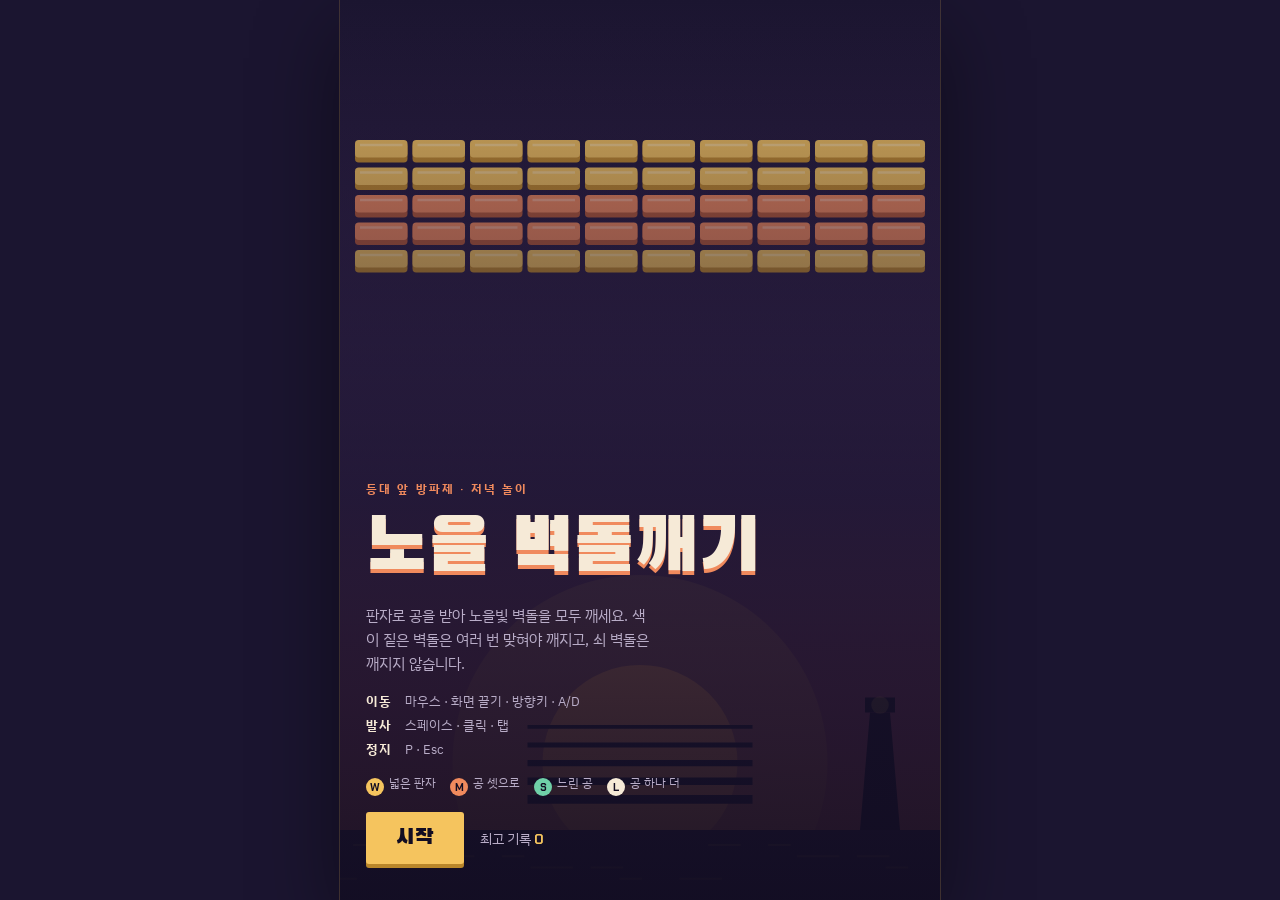
<file: bricks.html>
<!doctype html>
<html lang="ko">
<head>
<meta charset="utf-8">
<meta name="viewport" content="width=device-width,initial-scale=1,viewport-fit=cover">
<title>노을 벽돌깨기</title>
<link rel="stylesheet" href="https://fonts.googleapis.com/css2?family=Black+Han+Sans&family=Chakra+Petch:wght@500;700&family=IBM+Plex+Sans+KR:wght@400;600&display=swap">
<link rel="stylesheet" href="arcade.css">
<style>#game{cursor:none}</style>
</head>
<body>
<div id="stage">
  <div id="frame">
    <canvas id="game" aria-label="노을 벽돌깨기 게임 화면"></canvas>
    <button class="hud-btn" id="muteBtn" type="button" hidden>소리 끔</button>
    <button class="hud-btn" id="pauseBtn" type="button" hidden>일시정지</button>

    <section class="panel" id="titlePanel">
      <p class="eyebrow">등대 앞 방파제 · 저녁 놀이</p>
      <h1>노을 벽돌깨기</h1>
      <p class="lede">판자로 공을 받아 노을빛 벽돌을 모두 깨세요. 색이 짙은 벽돌은 여러 번 맞혀야 깨지고, 쇠 벽돌은 깨지지 않습니다.</p>
      <dl class="keys">
        <dt>이동</dt><dd>마우스 · 화면 끌기 · 방향키 · A/D</dd>
        <dt>발사</dt><dd>스페이스 · 클릭 · 탭</dd>
        <dt>정지</dt><dd>P · Esc</dd>
      </dl>
      <ul class="legend">
        <li><span style="background:#f5c45e">W</span>넓은 판자</li>
        <li><span style="background:#f08a5d">M</span>공 셋으로</li>
        <li><span style="background:#6fd0a8">S</span>느린 공</li>
        <li><span style="background:#f6ead7">L</span>공 하나 더</li>
      </ul>
      <div class="row">
        <button class="btn" id="startBtn" type="button">시작</button>
        <span class="best">최고 기록 <b id="bestTitle">0</b></span>
      </div>
    </section>

    <section class="panel" id="pausePanel" hidden>
      <p class="eyebrow">잠시 쉬는 중</p>
      <h2>일시정지</h2>
      <div class="row"><button class="btn" id="resumeBtn" type="button">계속하기</button></div>
    </section>

    <section class="panel" id="overPanel" hidden>
      <p class="eyebrow" id="overLevel">1 단계에서 끝</p>
      <h2>공을 모두 놓쳤습니다</h2>
      <p class="big-score" id="overScore">0</p>
      <p class="best" id="overBest">최고 기록 <b>0</b></p>
      <div class="row"><button class="btn" id="retryBtn" type="button">다시 하기</button></div>
    </section>
  </div>
</div>

<script src="arcade.js"></script>
<script>
(() => {
'use strict';
const A = Arcade, $ = A.$, clamp = A.clamp;
const W = 480, H = 720, TAU = Math.PI * 2, HUD = 42;
const V = A.makeStage(W, H), ctx = V.ctx, cv = V.cv;
const show = A.panels();
A.bindMute($('muteBtn'));
let hi = A.store.get('arcade-bricks-hi', 0);

const COLS = 10, BW = 42, BH = 18, GAP = 4, LEFT = (W - (COLS * BW + (COLS - 1) * GAP)) / 2, TOP = 112;
const PADDLE_Y = H - 72, PW = 92, PW_WIDE = 142;
const LAYOUTS = [
  ['1111111111', '1111111111', '2222222222', '2222222222', '1111111111'],
  ['....33....', '...2222...', '..111111..', '.22222222.', '1111111111', '1111111111'],
  ['3.3.3.3.3.', '.2.2.2.2.2', '1111111111', '##..##..##', '2222222222', '1111111111'],
  ['...3333...', '..322223..', '.32111123.', '.21111112.', '..211112..', '#..2222..#', '1111111111'],
  ['2#2#2#2#2#', '1111111111', '3333333333', '1111111111', '#2#2#2#2#2', '1111111111'],
  ['3.3.3.3.3.', '.3.3.3.3.3', '2.2.2.2.2.', '.2.2.2.2.2', '1.1.1.1.1.', '.1.1.1.1.1', '##......##']
];
const SUBS = ['방파제의 첫 노을', '등대 그림자', '쇠 울타리', '지는 해', '줄무늬 하늘', '바둑판 구름'];
const HP_COL = { 1: ['#f5c45e', '#c48d2c'], 2: ['#f08a5d', '#b55a38'], 3: ['#d0527a', '#8c3150'], 4: ['#8f73d6', '#59449a'] };
const DROP_COL = { W: '#f5c45e', M: '#f08a5d', S: '#6fd0a8', L: '#f6ead7' };

let state = 'title', level = 0, lives = 3, score = 0, time = 0, shake = 0, combo = 0, clearT = 0;
let bricks = [], balls = [], drops = [], fx = [], banner = null;
let paddle = { x: W / 2, tx: W / 2, w: PW };
const eff = { wide: 0, slow: 0 };
const keys = {};

/* ---------- flow ---------- */
function showPanel(name) { show(name); $('bestTitle').textContent = A.fmt(hi); }
function startGame() {
  A.initAudio();
  score = 0; lives = 3; level = 0; fx = [];
  nextLevel(); state = 'play'; showPanel(null);
}
function nextLevel() {
  level++; clearT = 0; buildLevel(); resetBall(); drops = [];
  banner = { text: `${level} 단계`, sub: SUBS[(level - 1) % SUBS.length], t: 2.2 };
}
function buildLevel() {
  const L = LAYOUTS[(level - 1) % LAYOUTS.length], bonus = Math.floor((level - 1) / LAYOUTS.length);
  bricks = [];
  L.forEach((row, r) => [...row].forEach((ch, c) => {
    if (ch === '.') return;
    const steel = ch === '#', hp = steel ? 1 : Math.min(4, +ch + bonus);
    bricks.push({ x: LEFT + c * (BW + GAP), y: TOP + r * (BH + GAP), w: BW, h: BH, hp, max: hp, steel, hit: 0 });
  }));
}
function resetBall() {
  paddle.w = PW; eff.wide = 0; eff.slow = 0; combo = 0;
  balls = [{ x: paddle.x, y: PADDLE_Y - 8, vx: 0, vy: 0, r: 7, stuck: true, hits: 0, trail: [] }];
}
function togglePause() {
  if (state === 'play') { state = 'pause'; showPanel('pause'); }
  else if (state === 'pause') { state = 'play'; showPanel(null); A.initAudio(); }
}
function gameOver() {
  state = 'over';
  if (score > hi) { hi = score; A.store.set('arcade-bricks-hi', hi); }
  $('overScore').textContent = A.fmt(score);
  $('overLevel').textContent = `${level} 단계에서 끝`;
  $('overBest').innerHTML = `최고 기록 <b>${A.fmt(hi)}</b>`;
  showPanel('over');
}

/* ---------- input ---------- */
addEventListener('keydown', e => {
  const k = e.key.toLowerCase();
  if (['arrowleft', 'arrowright', 'arrowup', 'arrowdown', ' '].includes(k)) e.preventDefault();
  keys[k] = true;
  if (e.repeat) return;
  if (k === 'p' || k === 'escape') togglePause();
  if ((k === ' ' || k === 'arrowup' || k === 'w') && state === 'play') launch();
  if (k === 'enter' && (state === 'title' || state === 'over')) startGame();
});
addEventListener('keyup', e => { keys[e.key.toLowerCase()] = false; });
addEventListener('blur', () => { for (const k in keys) keys[k] = false; if (state === 'play') togglePause(); });
cv.addEventListener('pointermove', e => { if (state === 'play') paddle.tx = V.toLocal(e).x; });
cv.addEventListener('pointerdown', e => {
  if (state !== 'play') return;
  paddle.tx = V.toLocal(e).x; launch();
  try { cv.setPointerCapture(e.pointerId); } catch (err) {}
});
$('startBtn').addEventListener('click', startGame);
$('retryBtn').addEventListener('click', startGame);
$('resumeBtn').addEventListener('click', togglePause);
$('pauseBtn').addEventListener('click', togglePause);

/* ---------- ball physics ---------- */
function targetSpeed(b) { return Math.min(600, 330 + level * 14 + b.hits * 2) * (eff.slow > 0 ? 0.68 : 1); }
function launch() {
  for (const b of balls) if (b.stuck) {
    b.stuck = false;
    const a = (Math.random() - 0.5) * 0.7, s = targetSpeed(b);
    b.vx = Math.sin(a) * s; b.vy = -Math.cos(a) * s;
    A.tone(560, 0.08, 'triangle', 0.05);
  }
}
function brickAt(b) {
  for (const k of bricks) {
    if (k.hp <= 0) continue;
    const cx = clamp(b.x, k.x, k.x + k.w), cy = clamp(b.y, k.y, k.y + k.h);
    const dx = b.x - cx, dy = b.y - cy;
    if (dx * dx + dy * dy < b.r * b.r) return k;
  }
  return null;
}
function stepBall(b, dt) {
  b.x += b.vx * dt;
  if (b.x < b.r) { b.x = b.r; b.vx = Math.abs(b.vx); wallTick(); }
  if (b.x > W - b.r) { b.x = W - b.r; b.vx = -Math.abs(b.vx); wallTick(); }
  let k = brickAt(b);
  if (k) { b.x -= b.vx * dt; b.vx = -b.vx; damage(k, b); }
  b.y += b.vy * dt;
  if (b.y < HUD + b.r) { b.y = HUD + b.r; b.vy = Math.abs(b.vy); wallTick(); }
  k = brickAt(b);
  if (k) { b.y -= b.vy * dt; b.vy = -b.vy; damage(k, b); }
  if (b.vy > 0 && b.y + b.r >= PADDLE_Y && b.y - b.r <= PADDLE_Y + 14 && Math.abs(b.x - paddle.x) <= paddle.w / 2 + b.r) {
    const off = clamp((b.x - paddle.x) / (paddle.w / 2), -1, 1), a = off * 1.05, sp = Math.hypot(b.vx, b.vy);
    b.vx = Math.sin(a) * sp; b.vy = -Math.cos(a) * sp; b.y = PADDLE_Y - b.r; b.hits++;
    if (combo >= 5) popText(paddle.x, PADDLE_Y - 24, `${combo} 연속`);
    combo = 0;
    A.tone(330 + Math.abs(off) * 160, 0.07, 'square', 0.035);
  }
  if (b.y > H + 30) b.dead = true;
}
let wallT = 0;
function wallTick() { if (time - wallT > 0.05) { wallT = time; A.tone(220, 0.04, 'square', 0.02); } }
function damage(k, b) {
  if (k.steel) { k.hit = 0.12; sparks(b.x, b.y, '#cfd6e6', 5); A.tone(1400, 0.05, 'triangle', 0.03); return; }
  k.hp--; k.hit = 0.1;
  if (k.hp > 0) { A.tone(480 + k.hp * 90, 0.05, 'square', 0.03); sparks(b.x, b.y, HP_COL[k.max][0], 4); score += 10; return; }
  combo++;
  const pts = Math.round(50 * k.max * (1 + Math.min(combo - 1, 12) * 0.25) / 10) * 10;
  score += pts;
  popText(k.x + k.w / 2, k.y + k.h / 2, '+' + pts);
  shatter(k);
  A.tone(620 + Math.min(combo, 12) * 45, 0.08, 'triangle', 0.05);
  if (Math.random() < 0.12) {
    const r = Math.random();
    const kind = r < 0.32 ? 'W' : r < 0.62 ? 'M' : r < 0.9 ? 'S' : 'L';
    drops.push({ x: k.x + k.w / 2, y: k.y + k.h / 2, kind, t: 0 });
  }
}
function catchDrop(d) {
  A.seq([523, 659, 784], 55, 'triangle', 0.05);
  if (d.kind === 'W') { eff.wide = 12; popText(d.x, d.y - 10, '넓은 판자'); }
  if (d.kind === 'S') { eff.slow = 9; popText(d.x, d.y - 10, '느린 공'); }
  if (d.kind === 'L') { if (lives < 6) { lives++; popText(d.x, d.y - 10, '공 +1'); } else { score += 500; popText(d.x, d.y - 10, '+500'); } }
  if (d.kind === 'M') {
    const add = [];
    for (const b of balls.slice(0, 4)) {
      if (b.stuck) continue;
      for (const da of [-0.45, 0.45]) {
        const c = Math.cos(da), s = Math.sin(da);
        add.push({ x: b.x, y: b.y, vx: b.vx * c - b.vy * s, vy: b.vx * s + b.vy * c, r: b.r, stuck: false, hits: b.hits, trail: [] });
      }
    }
    if (!add.length) launch();
    balls.push(...add.slice(0, 12 - balls.length));
    popText(d.x, d.y - 10, '공 셋');
  }
}

/* ---------- effects ---------- */
function popText(x, y, s) { fx.push({ k: 'text', x, y, vx: 0, vy: -38, life: 0, max: 0.8, s }); }
function sparks(x, y, col, n) {
  for (let i = 0; i < n; i++) {
    const a = Math.random() * TAU, s = 80 + Math.random() * 160;
    fx.push({ k: 'spark', x, y, vx: Math.cos(a) * s, vy: Math.sin(a) * s, life: 0, max: 0.25 + Math.random() * 0.2, col });
  }
}
function shatter(k) {
  const col = HP_COL[k.max][0];
  for (let i = 0; i < 9; i++) {
    fx.push({ k: 'chip', x: k.x + Math.random() * k.w, y: k.y + Math.random() * k.h, vx: (Math.random() - 0.5) * 200, vy: -60 - Math.random() * 120,
      life: 0, max: 0.6 + Math.random() * 0.4, col, rot: Math.random() * TAU, vr: (Math.random() - 0.5) * 14, s: 3 + Math.random() * 5 });
  }
  shake = Math.max(shake, 3);
}

/* ---------- update ---------- */
function update(dt) {
  time += dt;
  shake = Math.max(0, shake - dt * 25);
  if (banner) { banner.t -= dt; if (banner.t <= 0) banner = null; }
  eff.wide = Math.max(0, eff.wide - dt); eff.slow = Math.max(0, eff.slow - dt);

  const dir = (keys.arrowright || keys.d ? 1 : 0) - (keys.arrowleft || keys.a ? 1 : 0);
  if (dir) paddle.tx += dir * 560 * dt;
  paddle.w += ((eff.wide > 0 ? PW_WIDE : PW) - paddle.w) * Math.min(1, dt * 8);
  paddle.tx = clamp(paddle.tx, paddle.w / 2, W - paddle.w / 2);
  paddle.x += (paddle.tx - paddle.x) * Math.min(1, dt * 28);

  if (clearT > 0) {
    clearT -= dt; updFx(dt);
    if (clearT <= 0) nextLevel();
    return;
  }

  for (const b of balls) {
    if (b.stuck) { b.x = paddle.x; b.y = PADDLE_Y - b.r - 1; b.trail.length = 0; continue; }
    const sp = targetSpeed(b), cur = Math.hypot(b.vx, b.vy) || 1;
    b.vx *= sp / cur; b.vy *= sp / cur;
    if (Math.abs(b.vy) < sp * 0.28) {
      b.vy = (b.vy < 0 ? -1 : 1) * sp * 0.28;
      b.vx = Math.sign(b.vx || 1) * Math.sqrt(sp * sp - b.vy * b.vy);
    }
    const steps = Math.ceil(sp * dt / 4), sdt = dt / steps;
    for (let i = 0; i < steps && !b.dead; i++) stepBall(b, sdt);
    b.trail.push([b.x, b.y]); if (b.trail.length > 9) b.trail.shift();
  }
  balls = balls.filter(b => !b.dead);
  if (!balls.length) {
    lives--; combo = 0; drops = [];
    A.tone(200, 0.4, 'sawtooth', 0.07, 0.4); shake = 10;
    if (lives <= 0) { gameOver(); return; }
    resetBall();
    banner = { text: `남은 공 ${lives}`, sub: '스페이스나 탭으로 발사', t: 1.6 };
  }

  for (const k of bricks) k.hit = Math.max(0, k.hit - dt);
  bricks = bricks.filter(k => k.hp > 0);

  for (const d of drops) {
    d.t += dt; d.y += 150 * dt;
    if (d.y + 9 >= PADDLE_Y && d.y - 9 <= PADDLE_Y + 14 && Math.abs(d.x - paddle.x) <= paddle.w / 2 + 14) { d.taken = true; catchDrop(d); }
  }
  drops = drops.filter(d => !d.taken && d.y < H + 20);

  if (!bricks.some(k => !k.steel)) {
    clearT = 1.8; score += 1000 * level; drops = [];
    banner = { text: '단계 완료', sub: `보너스 +${A.fmt(1000 * level)}`, t: 1.7 };
    A.seq([523, 659, 784, 1046, 1318], 80, 'triangle', 0.06);
    for (const b of balls) { b.stuck = true; }
  }
  updFx(dt);
}
function updFx(dt) {
  for (const f of fx) {
    f.life += dt; f.x += f.vx * dt; f.y += f.vy * dt;
    if (f.k === 'chip') { f.vy += 520 * dt; f.rot += f.vr * dt; }
    if (f.k === 'spark') { f.vx *= 0.92; f.vy *= 0.92; }
  }
  fx = fx.filter(f => f.life < f.max);
  if (fx.length > 500) fx.splice(0, fx.length - 500);
}
function ambient(dt) { time += dt; updFx(dt); shake = Math.max(0, shake - dt * 25); }

/* ---------- drawing ---------- */
let skyGrad = null;
function drawBg() {
  if (!skyGrad) {
    skyGrad = ctx.createLinearGradient(0, 0, 0, H);
    skyGrad.addColorStop(0, '#1b1530'); skyGrad.addColorStop(0.55, '#3a2550'); skyGrad.addColorStop(0.82, '#7d3b5a'); skyGrad.addColorStop(1, '#c4624f');
  }
  ctx.fillStyle = skyGrad; ctx.fillRect(-20, -20, W + 40, H + 40);
  // low sun sinking behind the breakwater
  const sy = H - 110;
  ctx.fillStyle = 'rgba(245,196,94,.16)'; ctx.beginPath(); ctx.arc(W / 2, sy, 150, 0, TAU); ctx.fill();
  ctx.fillStyle = 'rgba(245,160,90,.55)'; ctx.beginPath(); ctx.arc(W / 2, sy, 78, 0, TAU); ctx.fill();
  ctx.fillStyle = '#1b1530';
  for (let i = 0; i < 5; i++) ctx.fillRect(W / 2 - 90, sy - 30 + i * 14, 180, 3 + i);
  // sea and breakwater line
  ctx.fillStyle = '#241a3c'; ctx.fillRect(0, H - 56, W, 56);
  ctx.strokeStyle = 'rgba(245,196,94,.22)'; ctx.lineWidth = 1.5; ctx.beginPath();
  for (let i = 0; i < 14; i++) {
    const x = (i * 71 + time * 18) % (W + 40) - 20, y = H - 44 + (i % 4) * 9;
    ctx.moveTo(x, y); ctx.lineTo(x + 18 + (i % 3) * 8, y);
  }
  ctx.stroke();
  // lighthouse silhouette at right
  ctx.fillStyle = '#140f26';
  ctx.beginPath(); ctx.moveTo(W - 64, H - 56); ctx.lineTo(W - 56, H - 150); ctx.lineTo(W - 40, H - 150); ctx.lineTo(W - 32, H - 56); ctx.closePath(); ctx.fill();
  ctx.fillRect(W - 60, H - 162, 24, 12);
  const glow = 0.45 + 0.35 * Math.sin(time * 2.2);
  ctx.fillStyle = `rgba(245,196,94,${glow})`; ctx.beginPath(); ctx.arc(W - 48, H - 156, 7, 0, TAU); ctx.fill();
}
function rr(x, y, w, h, r) {
  ctx.beginPath(); ctx.moveTo(x + r, y); ctx.lineTo(x + w - r, y); ctx.quadraticCurveTo(x + w, y, x + w, y + r);
  ctx.lineTo(x + w, y + h - r); ctx.quadraticCurveTo(x + w, y + h, x + w - r, y + h); ctx.lineTo(x + r, y + h);
  ctx.quadraticCurveTo(x, y + h, x, y + h - r); ctx.lineTo(x, y + r); ctx.quadraticCurveTo(x, y, x + r, y); ctx.closePath();
}
function drawBricks() {
  for (const k of bricks) {
    if (k.steel) {
      ctx.fillStyle = k.hit > 0 ? '#e6ebf5' : '#59627a'; rr(k.x, k.y, k.w, k.h, 2); ctx.fill();
      ctx.fillStyle = '#7d879f'; ctx.fillRect(k.x + 2, k.y + 2, k.w - 4, 3);
      ctx.fillStyle = '#2d3245';
      for (const px of [k.x + 6, k.x + k.w - 6]) { ctx.beginPath(); ctx.arc(px, k.y + k.h / 2 + 1, 2, 0, TAU); ctx.fill(); }
      continue;
    }
    const [c1, c2] = HP_COL[k.hp];
    ctx.fillStyle = k.hit > 0 ? '#fff4e2' : c2; rr(k.x, k.y + 2, k.w, k.h - 2, 3); ctx.fill();
    ctx.fillStyle = k.hit > 0 ? '#fff4e2' : c1; rr(k.x, k.y, k.w, k.h - 4, 3); ctx.fill();
    ctx.fillStyle = 'rgba(255,255,255,.28)'; ctx.fillRect(k.x + 4, k.y + 3, k.w - 8, 2);
    if (k.max > 1 && k.hp < k.max) {
      ctx.strokeStyle = 'rgba(18,13,34,.55)'; ctx.lineWidth = 1.2; ctx.beginPath();
      ctx.moveTo(k.x + 12, k.y + 2); ctx.lineTo(k.x + 18, k.y + 9); ctx.lineTo(k.x + 14, k.y + 15);
      if (k.max - k.hp > 1) { ctx.moveTo(k.x + 30, k.y + 3); ctx.lineTo(k.x + 26, k.y + 10); ctx.lineTo(k.x + 32, k.y + 14); }
      ctx.stroke();
    }
  }
}
function drawPaddle() {
  const x = paddle.x - paddle.w / 2, wide = eff.wide > 0;
  if (wide) { ctx.fillStyle = 'rgba(245,196,94,.18)'; rr(x - 6, PADDLE_Y - 6, paddle.w + 12, 26, 9); ctx.fill(); }
  ctx.fillStyle = '#8a5a2b'; rr(x, PADDLE_Y + 3, paddle.w, 11, 4); ctx.fill();
  ctx.fillStyle = '#d9a35a'; rr(x, PADDLE_Y, paddle.w, 10, 4); ctx.fill();
  ctx.fillStyle = 'rgba(246,234,215,.55)'; ctx.fillRect(x + 6, PADDLE_Y + 2, paddle.w - 12, 2);
  ctx.fillStyle = '#5c3b1e';
  for (let i = 1; i < 4; i++) ctx.fillRect(x + paddle.w * i / 4 - 0.5, PADDLE_Y + 3, 1, 9);
}
function drawBalls() {
  for (const b of balls) {
    b.trail.forEach(([tx, ty], i) => {
      const a = (i + 1) / b.trail.length;
      ctx.fillStyle = eff.slow > 0 ? `rgba(111,208,168,${a * 0.3})` : `rgba(245,196,94,${a * 0.3})`;
      ctx.beginPath(); ctx.arc(tx, ty, b.r * a, 0, TAU); ctx.fill();
    });
    ctx.fillStyle = '#fff6e6'; ctx.beginPath(); ctx.arc(b.x, b.y, b.r, 0, TAU); ctx.fill();
    ctx.fillStyle = 'rgba(240,138,93,.6)'; ctx.beginPath(); ctx.arc(b.x + 1.5, b.y + 1.5, b.r * 0.5, 0, TAU); ctx.fill();
  }
}
function drawDrops() {
  for (const d of drops) {
    const c = DROP_COL[d.kind];
    ctx.fillStyle = 'rgba(18,13,34,.6)'; rr(d.x - 17, d.y - 9, 34, 18, 9); ctx.fill();
    ctx.strokeStyle = c; ctx.lineWidth = 2; rr(d.x - 16, d.y - 8, 32, 16, 8); ctx.stroke();
    ctx.fillStyle = c; ctx.font = '700 12px "Chakra Petch", monospace'; ctx.textAlign = 'center'; ctx.textBaseline = 'middle';
    ctx.fillText(d.kind, d.x, d.y + 1);
  }
}
function drawFx() {
  for (const f of fx) {
    const a = 1 - f.life / f.max;
    if (f.k === 'chip') {
      ctx.save(); ctx.translate(f.x, f.y); ctx.rotate(f.rot); ctx.globalAlpha = a;
      ctx.fillStyle = f.col; ctx.fillRect(-f.s / 2, -f.s / 2, f.s, f.s * 0.6); ctx.restore();
    } else if (f.k === 'spark') {
      ctx.strokeStyle = f.col; ctx.globalAlpha = a; ctx.lineWidth = 1.5; ctx.beginPath();
      ctx.moveTo(f.x, f.y); ctx.lineTo(f.x - f.vx * 0.04, f.y - f.vy * 0.04); ctx.stroke(); ctx.globalAlpha = 1;
    } else if (f.k === 'text') {
      ctx.fillStyle = `rgba(246,234,215,${a})`; ctx.font = '700 13px "Chakra Petch", "IBM Plex Sans KR", monospace';
      ctx.textAlign = 'center'; ctx.textBaseline = 'middle'; ctx.fillText(f.s, f.x, f.y);
    }
  }
}
function drawHUD() {
  ctx.textBaseline = 'alphabetic';
  ctx.fillStyle = 'rgba(18,13,34,.6)'; ctx.fillRect(0, 0, W, HUD);
  ctx.font = '600 10px "IBM Plex Sans KR", sans-serif'; ctx.fillStyle = '#b9adc8';
  ctx.textAlign = 'left'; ctx.fillText('점수', 14, 15);
  ctx.textAlign = 'center'; ctx.fillText('단계', W / 2, 15);
  ctx.textAlign = 'right'; ctx.fillText('최고', W - 14, 15);
  ctx.font = '700 19px "Chakra Petch", monospace';
  ctx.textAlign = 'left'; ctx.fillStyle = '#f6ead7'; ctx.fillText(String(score).padStart(7, '0'), 14, 35);
  ctx.textAlign = 'center'; ctx.fillText(String(level), W / 2, 35);
  ctx.textAlign = 'right'; ctx.fillStyle = '#f5c45e'; ctx.fillText(String(Math.max(hi, score)).padStart(7, '0'), W - 14, 35);
  // lives and timers, bottom strip
  const by = H - 20;
  ctx.font = '600 10px "IBM Plex Sans KR", sans-serif'; ctx.fillStyle = '#b9adc8'; ctx.textAlign = 'left';
  ctx.fillText('남은 공', 14, by + 4);
  for (let i = 0; i < lives; i++) { ctx.fillStyle = '#fff6e6'; ctx.beginPath(); ctx.arc(62 + i * 14, by, 4.5, 0, TAU); ctx.fill(); }
  let tx = W - 14; ctx.textAlign = 'right';
  if (eff.slow > 0) { ctx.fillStyle = '#6fd0a8'; ctx.fillText(`느린 공 ${Math.ceil(eff.slow)}초`, tx, by + 4); tx -= 84; }
  if (eff.wide > 0) { ctx.fillStyle = '#f5c45e'; ctx.fillText(`넓은 판자 ${Math.ceil(eff.wide)}초`, tx, by + 4); }
  if (combo >= 3) {
    ctx.textAlign = 'center'; ctx.fillStyle = '#f08a5d'; ctx.font = '700 13px "Chakra Petch", "IBM Plex Sans KR", monospace';
    ctx.fillText(`${combo} 연속 깨기`, W / 2, by + 4);
  }
}
function drawBanner() {
  const b = banner, a = clamp(Math.min(b.t * 2.5, 1), 0, 1);
  ctx.save(); ctx.globalAlpha = a; ctx.textAlign = 'center'; ctx.textBaseline = 'middle';
  ctx.fillStyle = 'rgba(18,13,34,.5)'; ctx.fillRect(0, H * 0.5 - 44, W, 92);
  ctx.font = '40px "Black Han Sans", "IBM Plex Sans KR", sans-serif'; ctx.fillStyle = '#f6ead7';
  ctx.fillText(b.text, W / 2, H * 0.5 - 8);
  if (b.sub) { ctx.font = '600 14px "IBM Plex Sans KR", sans-serif'; ctx.fillStyle = '#f5c45e'; ctx.fillText(b.sub, W / 2, H * 0.5 + 28); }
  ctx.restore();
}
function draw() {
  V.begin();
  ctx.save();
  if (shake > 0 && !A.reduceMotion) ctx.translate((Math.random() - 0.5) * shake, (Math.random() - 0.5) * shake);
  drawBg();
  if (state === 'title') { demoBricks(); } else { drawBricks(); drawDrops(); drawPaddle(); drawBalls(); }
  drawFx();
  ctx.restore();
  if (state !== 'title') drawHUD();
  if (banner && state === 'play') drawBanner();
}
let demo = null;
function demoBricks() {
  if (!demo) { level = 1; buildLevel(); demo = bricks; level = 0; bricks = []; }
  const save = bricks; bricks = demo; drawBricks(); bricks = save;
}

showPanel('title');
A.loop(dt => {
  if (state === 'play') update(dt); else if (state !== 'pause') ambient(dt);
  draw();
});
})();
</script>
</body>
</html>
</file>
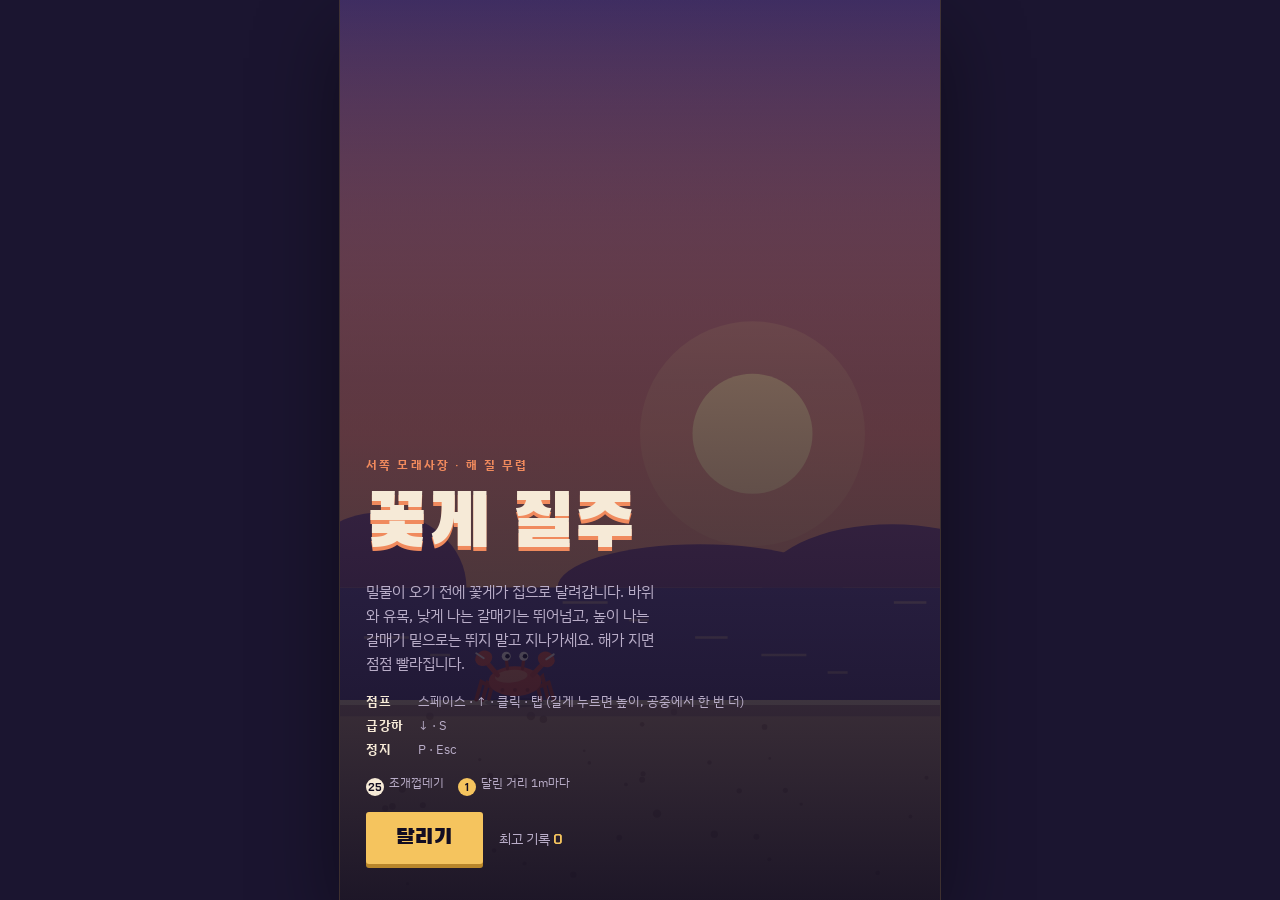
<file: crab.html>
<!doctype html>
<html lang="ko">
<head>
<meta charset="utf-8">
<meta name="viewport" content="width=device-width,initial-scale=1,viewport-fit=cover">
<title>꽃게 질주</title>
<link rel="stylesheet" href="https://fonts.googleapis.com/css2?family=Black+Han+Sans&family=Chakra+Petch:wght@500;700&family=IBM+Plex+Sans+KR:wght@400;600&display=swap">
<link rel="stylesheet" href="arcade.css">
</head>
<body>
<div id="stage">
  <div id="frame">
    <canvas id="game" aria-label="꽃게 질주 게임 화면"></canvas>
    <button class="hud-btn" id="muteBtn" type="button" hidden>소리 끔</button>
    <button class="hud-btn" id="pauseBtn" type="button" hidden>일시정지</button>

    <section class="panel" id="titlePanel">
      <p class="eyebrow">서쪽 모래사장 · 해 질 무렵</p>
      <h1>꽃게 질주</h1>
      <p class="lede">밀물이 오기 전에 꽃게가 집으로 달려갑니다. 바위와 유목, 낮게 나는 갈매기는 뛰어넘고, 높이 나는 갈매기 밑으로는 뛰지 말고 지나가세요. 해가 지면 점점 빨라집니다.</p>
      <dl class="keys">
        <dt>점프</dt><dd>스페이스 · ↑ · 클릭 · 탭 (길게 누르면 높이, 공중에서 한 번 더)</dd>
        <dt>급강하</dt><dd>↓ · S</dd>
        <dt>정지</dt><dd>P · Esc</dd>
      </dl>
      <ul class="legend">
        <li><span style="background:#f6ead7">25</span>조개껍데기</li>
        <li><span style="background:#f5c45e">1</span>달린 거리 1m마다</li>
      </ul>
      <div class="row">
        <button class="btn" id="startBtn" type="button">달리기</button>
        <span class="best">최고 기록 <b id="bestTitle">0</b></span>
      </div>
    </section>

    <section class="panel" id="pausePanel" hidden>
      <p class="eyebrow">모래 속에 숨는 중</p>
      <h2>일시정지</h2>
      <div class="row"><button class="btn" id="resumeBtn" type="button">계속 달리기</button></div>
    </section>

    <section class="panel" id="overPanel" hidden>
      <p class="eyebrow" id="overDist">0m 달림</p>
      <h2 id="overWhy">바위에 걸렸습니다</h2>
      <p class="big-score" id="overScore">0</p>
      <p class="best" id="overBest">최고 기록 <b>0</b></p>
      <div class="row"><button class="btn" id="retryBtn" type="button">다시 달리기</button></div>
    </section>
  </div>
</div>

<script src="arcade.js"></script>
<script>
(() => {
'use strict';
const A = Arcade, $ = A.$, clamp = A.clamp;
const W = 480, H = 720, TAU = Math.PI * 2, HUD = 42;
const GY = 560, CRAB_X = 110, CW = 50, CH = 30;
const V = A.makeStage(W, H), ctx = V.ctx, cv = V.cv;
const show = A.panels();
A.bindMute($('muteBtn'));
let hi = A.store.get('arcade-crab-hi', 0);

let state = 'title', time = 0, run = 0, speed = 320, dist = 0, shells = 0, score = 0, nextGap = 400, shake = 0;
let crab, obs = [], items = [], fx = [], why = '', deadT = 0;
const far = Array.from({ length: 5 }, (_, i) => ({ x: i * 170 + Math.random() * 60, w: 120 + Math.random() * 120, h: 30 + Math.random() * 40 }));
const stars = Array.from({ length: 60 }, () => ({ x: Math.random() * W, y: HUD + Math.random() * 300, r: Math.random() * 1.4 + 0.4, p: Math.random() * 6 }));
const pebbles = Array.from({ length: 40 }, () => ({ x: Math.random() * W, y: GY + 8 + Math.random() * (H - GY - 20), r: 1 + Math.random() * 2.5 }));
let held = false;

/* ---------- flow ---------- */
function showPanel(name) { show(name); $('bestTitle').textContent = A.fmt(hi); }
function startGame() {
  A.initAudio();
  crab = { y: GY, vy: 0, ground: true, jumps: 0, hold: 0, leg: 0, flip: 0 };
  obs = []; items = []; fx = []; run = 0; speed = 320; dist = 0; shells = 0; score = 0; nextGap = 520; deadT = 0;
  state = 'play'; showPanel(null);
}
function togglePause() {
  if (state === 'play') { state = 'pause'; held = false; showPanel('pause'); }
  else if (state === 'pause') { state = 'play'; showPanel(null); A.initAudio(); }
}
function gameOver() {
  state = 'over';
  if (score > hi) { hi = score; A.store.set('arcade-crab-hi', hi); }
  $('overScore').textContent = A.fmt(score);
  $('overDist').textContent = `${A.fmt(dist / 10)}m 달림 · 조개 ${shells}개`;
  $('overWhy').textContent = why;
  $('overBest').innerHTML = `최고 기록 <b>${A.fmt(hi)}</b>`;
  showPanel('over');
}

/* ---------- input ---------- */
function press() {
  if (state !== 'play' || deadT > 0) return;
  held = true;
  if (crab.ground) { crab.vy = -860; crab.ground = false; crab.jumps = 1; crab.hold = 0.2; A.tone(420, 0.12, 'square', 0.04, 1.8); puff(CRAB_X, GY, 6); }
  else if (crab.jumps < 2) { crab.vy = -720; crab.jumps = 2; crab.hold = 0.12; A.tone(620, 0.1, 'square', 0.04, 1.6); puff(CRAB_X, crab.y, 5); }
}
function release() { held = false; }
addEventListener('keydown', e => {
  const k = e.key.toLowerCase();
  if ([' ', 'arrowup', 'arrowdown'].includes(k)) e.preventDefault();
  if (k === 'arrowdown' || k === 's') { if (crab && !crab.ground && state === 'play') crab.vy = Math.max(crab.vy, 900); }
  if (e.repeat) return;
  if (k === ' ' || k === 'arrowup' || k === 'w') press();
  if (k === 'p' || k === 'escape') togglePause();
  if (k === 'enter' && (state === 'title' || state === 'over')) startGame();
});
addEventListener('keyup', e => { const k = e.key.toLowerCase(); if (k === ' ' || k === 'arrowup' || k === 'w') release(); });
addEventListener('blur', () => { held = false; if (state === 'play') togglePause(); });
cv.addEventListener('pointerdown', e => { press(); try { cv.setPointerCapture(e.pointerId); } catch (err) {} });
cv.addEventListener('pointerup', release); cv.addEventListener('pointercancel', release);
$('startBtn').addEventListener('click', startGame);
$('retryBtn').addEventListener('click', startGame);
$('resumeBtn').addEventListener('click', togglePause);
$('pauseBtn').addEventListener('click', togglePause);

/* ---------- spawning ---------- */
function spawn() {
  const x = W + 40, r = Math.random(), lv = Math.min(1, run / 70);
  if (r < 0.32) obs.push({ k: 'rock', x, w: 34, h: 30 });
  else if (r < 0.5) obs.push({ k: 'rock', x, w: 44, h: 50 });
  else if (r < 0.62 + lv * 0.05) { obs.push({ k: 'rock', x, w: 32, h: 28 }); obs.push({ k: 'rock', x: x + 40, w: 34, h: 36 }); }
  else if (r < 0.76) obs.push({ k: 'log', x, w: 92, h: 24 });
  else if (r < 0.88) obs.push({ k: 'gull', x, w: 46, h: 22, y: GY - 22, low: true, t: Math.random() * 6 });
  else obs.push({ k: 'gull', x, w: 46, h: 22, y: GY - 112, low: false, t: Math.random() * 6 });
  // shells: an arc above the obstacle, or a low line on the sand
  if (Math.random() < 0.55) {
    const arc = Math.random() < 0.6, n = 4;
    for (let i = 0; i < n; i++) {
      const sx = x - 30 + i * 34, sy = arc ? GY - 70 - Math.sin(i / (n - 1) * Math.PI) * 70 : GY - 16;
      items.push({ x: arc ? sx : sx + 200, y: sy, t: Math.random() * 6 });
    }
  }
  nextGap = (speed * 0.75 + 190) * (0.8 + Math.random() * 0.6);
}
function hitBox(o) {
  if (o.k === 'gull') return { x: o.x - o.w / 2 + 6, y: o.y - o.h / 2 + 4, w: o.w - 12, h: o.h - 8 };
  return { x: o.x - o.w / 2 + 4, y: GY - o.h + 4, w: o.w - 8, h: o.h - 4 };
}

/* ---------- update ---------- */
function update(dt) {
  time += dt; shake = Math.max(0, shake - dt * 25);
  if (deadT > 0) {
    deadT -= dt; crab.vy += 1800 * dt; crab.y = Math.min(GY, crab.y + crab.vy * dt); crab.flip = Math.min(1, crab.flip + dt * 4);
    updFx(dt);
    if (deadT <= 0) gameOver();
    return;
  }
  run += dt;
  speed = Math.min(780, 320 + run * 7.5);
  const dx = speed * dt;
  dist += dx; score = Math.floor(dist / 10) + shells * 25;

  // crab physics
  const c = crab;
  let g = 2700;
  if (held && c.vy < 0 && c.hold > 0) { g *= 0.45; c.hold -= dt; }
  c.vy += g * dt; c.y += c.vy * dt;
  if (c.y >= GY) {
    if (!c.ground) { puff(CRAB_X, GY, 4); A.tone(160, 0.05, 'triangle', 0.03); }
    c.y = GY; c.vy = 0; c.ground = true; c.jumps = 0;
  }
  c.leg += dt * (c.ground ? speed / 22 : 4);

  // world
  for (const o of obs) { o.x -= dx + (o.k === 'gull' ? 70 * dt : 0); if (o.t !== undefined) o.t += dt; }
  obs = obs.filter(o => o.x > -120);
  for (const it of items) { it.x -= dx; it.t += dt; }
  items = items.filter(it => it.x > -30 && !it.taken);
  nextGap -= dx;
  if (nextGap <= 0) spawn();
  for (const f of far) { f.x -= dx * 0.12; if (f.x + f.w < 0) { f.x += 5 * 170; f.w = 120 + Math.random() * 120; f.h = 30 + Math.random() * 40; } }
  for (const p of pebbles) { p.x -= dx; if (p.x < -5) { p.x += W + 10; p.y = GY + 8 + Math.random() * (H - GY - 20); } }

  // collisions
  const cb = { x: CRAB_X - CW / 2 + 7, y: c.y - CH + 6, w: CW - 14, h: CH - 6 };
  for (const o of obs) {
    const b = hitBox(o);
    if (cb.x < b.x + b.w && cb.x + cb.w > b.x && cb.y < b.y + b.h && cb.y + cb.h > b.y) {
      why = o.k === 'gull' ? '갈매기와 부딪혔습니다' : o.k === 'log' ? '유목에 걸렸습니다' : '바위에 걸렸습니다';
      deadT = 1.1; c.vy = -520; shake = 12; held = false;
      A.tone(200, 0.45, 'sawtooth', 0.08, 0.35); A.noise(0.3, 0.15, 900);
      stars3(CRAB_X, c.y - 20);
      return;
    }
  }
  for (const it of items) {
    if (Math.abs(it.x - CRAB_X) < 26 && Math.abs(it.y - (c.y - CH / 2)) < 28) {
      it.taken = true; shells++;
      popText(it.x, it.y - 12, '+25');
      A.tone(1046 + (shells % 5) * 80, 0.07, 'triangle', 0.05);
    }
  }
  updFx(dt);
}
function updFx(dt) {
  for (const f of fx) { f.life += dt; f.x += f.vx * dt; f.y += f.vy * dt; if (f.k === 'puff') f.vx -= speed * 0.6 * dt; }
  fx = fx.filter(f => f.life < f.max);
}
function ambient(dt) {
  time += dt; shake = Math.max(0, shake - dt * 25);
  for (const f of far) { f.x -= 20 * dt; if (f.x + f.w < 0) f.x += 5 * 170; }
  for (const p of pebbles) { p.x -= 40 * dt; if (p.x < -5) p.x += W + 10; }
  updFx(dt);
}
function puff(x, y, n) {
  for (let i = 0; i < n; i++) fx.push({ k: 'puff', x: x + (Math.random() - 0.5) * 30, y: y - 3, vx: -30 - Math.random() * 40, vy: -20 - Math.random() * 40, life: 0, max: 0.35 + Math.random() * 0.2, r: 3 + Math.random() * 4 });
}
function stars3(x, y) { for (let i = 0; i < 3; i++) fx.push({ k: 'star', x, y, vx: (i - 1) * 60, vy: -80, life: 0, max: 1, r: 6 }); }
function popText(x, y, s) { fx.push({ k: 'text', x, y, vx: 0, vy: -40, life: 0, max: 0.7, s }); }

/* ---------- drawing ---------- */
function mix(a, b, t) { return a.map((v, i) => Math.round(v + (b[i] - v) * t)); }
function rgb(c, a) { return a === undefined ? `rgb(${c[0]},${c[1]},${c[2]})` : `rgba(${c[0]},${c[1]},${c[2]},${a})`; }
const SKY = { top: [[72, 52, 110], [18, 14, 40]], mid: [[232, 128, 96], [52, 34, 82]], low: [[250, 196, 120], [96, 54, 96]] };
function drawSky(night) {
  const g = ctx.createLinearGradient(0, 0, 0, GY);
  g.addColorStop(0, rgb(mix(SKY.top[0], SKY.top[1], night)));
  g.addColorStop(0.62, rgb(mix(SKY.mid[0], SKY.mid[1], night)));
  g.addColorStop(1, rgb(mix(SKY.low[0], SKY.low[1], night)));
  ctx.fillStyle = g; ctx.fillRect(-20, -20, W + 40, GY + 20);
  if (night > 0.3) for (const s of stars) {
    ctx.fillStyle = `rgba(246,234,215,${(night - 0.3) * (0.5 + 0.5 * Math.sin(time * 2 + s.p))})`;
    ctx.beginPath(); ctx.arc(s.x, s.y, s.r, 0, TAU); ctx.fill();
  }
  // sun sinks into the sea as the run goes on, the moon rises
  const sunY = 330 + night * 170;
  ctx.fillStyle = `rgba(250,206,130,${0.25 * (1 - night)})`; ctx.beginPath(); ctx.arc(330, sunY, 90, 0, TAU); ctx.fill();
  ctx.fillStyle = rgb(mix([252, 214, 140], [240, 120, 90], night)); ctx.beginPath(); ctx.arc(330, sunY, 48, 0, TAU); ctx.fill();
  if (night > 0.4) {
    const my = 200 - (night - 0.4) * 120;
    ctx.fillStyle = `rgba(246,234,215,${(night - 0.4) * 1.6})`; ctx.beginPath(); ctx.arc(90, my, 20, 0, TAU); ctx.fill();
    ctx.fillStyle = rgb(mix(SKY.top[0], SKY.top[1], night)); ctx.beginPath(); ctx.arc(98, my - 5, 17, 0, TAU); ctx.fill();
  }
  // far islands
  ctx.fillStyle = rgb(mix([120, 70, 110], [34, 24, 58], night));
  for (const f of far) { ctx.beginPath(); ctx.ellipse(f.x + f.w / 2, 470, f.w / 2, f.h, 0, Math.PI, TAU); ctx.fill(); }
  // sea band
  ctx.fillStyle = rgb(mix([90, 70, 130], [26, 22, 54], night)); ctx.fillRect(0, 470, W, GY - 470);
  ctx.strokeStyle = rgb(mix([252, 214, 140], [140, 120, 180], night), 0.45); ctx.lineWidth = 2; ctx.beginPath();
  for (let i = 0; i < 12; i++) {
    const x = ((i * 53 - time * 30) % (W + 60) + W + 60) % (W + 60) - 30, y = 482 + (i % 5) * 14;
    ctx.moveTo(x, y); ctx.lineTo(x + 16 + (i % 3) * 10, y);
  }
  ctx.stroke();
}
function drawSand(night) {
  ctx.fillStyle = rgb(mix([226, 184, 132], [92, 70, 82], night)); ctx.fillRect(0, GY, W, H - GY);
  ctx.fillStyle = rgb(mix([246, 220, 170], [130, 110, 120], night)); ctx.fillRect(0, GY, W, 4);
  ctx.fillStyle = rgb(mix([186, 140, 96], [66, 50, 66], night));
  for (const p of pebbles) { ctx.beginPath(); ctx.arc(p.x, p.y, p.r, 0, TAU); ctx.fill(); }
  // wet sand line, the tide is coming
  const wet = 6 + Math.sin(time * 1.2) * 4;
  ctx.fillStyle = rgb(mix([150, 110, 110], [40, 30, 60], night), 0.5); ctx.fillRect(0, GY + 4, W, wet);
}
function drawObs(o, night) {
  if (o.k === 'rock') {
    const x = o.x - o.w / 2, y = GY - o.h;
    ctx.fillStyle = rgb(mix([92, 82, 110], [44, 38, 64], night));
    ctx.beginPath(); ctx.moveTo(x, GY); ctx.lineTo(x + 3, y + o.h * 0.35); ctx.lineTo(x + o.w * 0.35, y); ctx.lineTo(x + o.w * 0.75, y + 3); ctx.lineTo(x + o.w, y + o.h * 0.45); ctx.lineTo(x + o.w, GY); ctx.closePath(); ctx.fill();
    ctx.fillStyle = rgb(mix([140, 126, 150], [70, 62, 92], night));
    ctx.beginPath(); ctx.moveTo(x + 5, y + o.h * 0.35); ctx.lineTo(x + o.w * 0.35, y + 2); ctx.lineTo(x + o.w * 0.55, y + o.h * 0.3); ctx.closePath(); ctx.fill();
    ctx.fillStyle = 'rgba(111,208,168,.55)'; ctx.fillRect(x + 4, GY - 6, o.w * 0.4, 3);
  } else if (o.k === 'log') {
    const x = o.x - o.w / 2, y = GY - o.h;
    ctx.fillStyle = rgb(mix([150, 104, 70], [70, 50, 50], night)); ctx.beginPath();
    ctx.moveTo(x + 10, y); ctx.lineTo(x + o.w - 10, y); ctx.quadraticCurveTo(x + o.w, y + o.h / 2, x + o.w - 10, GY); ctx.lineTo(x + 10, GY); ctx.quadraticCurveTo(x, y + o.h / 2, x + 10, y); ctx.fill();
    ctx.fillStyle = rgb(mix([200, 160, 116], [100, 80, 80], night)); ctx.beginPath(); ctx.ellipse(x + o.w - 10, y + o.h / 2, 6, o.h / 2 - 2, 0, 0, TAU); ctx.fill();
    ctx.strokeStyle = rgb(mix([110, 74, 50], [50, 36, 40], night)); ctx.lineWidth = 1.5; ctx.beginPath();
    ctx.moveTo(x + 14, y + 7); ctx.lineTo(x + o.w - 26, y + 7); ctx.moveTo(x + 20, y + 15); ctx.lineTo(x + o.w - 30, y + 15); ctx.stroke();
  } else {
    const flap = Math.sin(o.t * 12) * 9;
    ctx.save(); ctx.translate(o.x, o.y);
    ctx.fillStyle = 'rgba(18,13,34,.18)'; ctx.beginPath(); ctx.ellipse(0, GY - o.y + 3, 16, 3, 0, 0, TAU); ctx.fill();
    ctx.strokeStyle = rgb(mix([246, 234, 215], [190, 180, 200], night)); ctx.lineWidth = 4; ctx.lineCap = 'round'; ctx.beginPath();
    ctx.moveTo(-22, -flap); ctx.quadraticCurveTo(-10, -4 - flap * 0.3, 0, 0); ctx.quadraticCurveTo(10, -4 - flap * 0.3, 22, -flap); ctx.stroke();
    ctx.fillStyle = rgb(mix([246, 234, 215], [190, 180, 200], night)); ctx.beginPath(); ctx.ellipse(0, 2, 11, 5, 0, 0, TAU); ctx.fill();
    ctx.fillStyle = '#f5c45e'; ctx.beginPath(); ctx.moveTo(-11, 1); ctx.lineTo(-18, 3); ctx.lineTo(-11, 4); ctx.fill();
    ctx.fillStyle = '#120d22'; ctx.beginPath(); ctx.arc(-7, 0, 1.3, 0, TAU); ctx.fill();
    ctx.restore();
  }
}
function drawShell(it) {
  const y = it.y + Math.sin(it.t * 4) * 3;
  ctx.fillStyle = 'rgba(246,234,215,.25)'; ctx.beginPath(); ctx.arc(it.x, y, 12, 0, TAU); ctx.fill();
  ctx.fillStyle = '#f6ead7'; ctx.beginPath(); ctx.moveTo(it.x - 9, y + 5); ctx.quadraticCurveTo(it.x, y - 14, it.x + 9, y + 5); ctx.closePath(); ctx.fill();
  ctx.strokeStyle = '#d99a7a'; ctx.lineWidth = 1.2; ctx.beginPath();
  for (const a of [-6, -2, 2, 6]) { ctx.moveTo(it.x, y + 4); ctx.lineTo(it.x + a, y - 4); }
  ctx.stroke();
  ctx.fillStyle = '#e8b49a'; ctx.fillRect(it.x - 3, y + 4, 6, 3);
}
function drawCrab(x, y, c) {
  ctx.save(); ctx.translate(x, y);
  ctx.fillStyle = 'rgba(18,13,34,.25)'; ctx.beginPath(); ctx.ellipse(0, GY - y + 2, 24 * (1 - Math.min(0.5, (GY - y) / 300)), 4, 0, 0, TAU); ctx.fill();
  if (c.flip) { ctx.translate(0, -CH / 2); ctx.rotate(c.flip * Math.PI); ctx.translate(0, CH / 2); }
  const air = !c.ground;
  // legs
  ctx.strokeStyle = '#b8402e'; ctx.lineWidth = 3; ctx.lineCap = 'round';
  for (const s of [-1, 1]) for (let i = 0; i < 3; i++) {
    const ph = c.leg + i * 1.9 + (s > 0 ? Math.PI : 0), lift = air ? 4 : Math.max(0, Math.sin(ph)) * 5;
    const bx = s * (8 + i * 5), kx = s * (17 + i * 5), fy = air ? -2 : 0;
    ctx.beginPath(); ctx.moveTo(bx, -10); ctx.lineTo(kx, -14 - lift); ctx.lineTo(kx + s * 4, fy - lift * 0.4); ctx.stroke();
  }
  // shell
  ctx.fillStyle = '#e0553c'; ctx.beginPath(); ctx.ellipse(0, -15, 21, 12, 0, 0, TAU); ctx.fill();
  ctx.fillStyle = '#f08a5d'; ctx.beginPath(); ctx.ellipse(-3, -19, 13, 5, -0.1, 0, TAU); ctx.fill();
  ctx.fillStyle = '#b8402e'; for (const sx of [-10, 0, 10]) { ctx.beginPath(); ctx.arc(sx, -8, 1.6, 0, TAU); ctx.fill(); }
  // claws, raised while jumping
  for (const s of [-1, 1]) {
    const up = air ? -10 : Math.sin(c.leg * 0.5 + s) * 2;
    ctx.strokeStyle = '#d24a34'; ctx.lineWidth = 4; ctx.beginPath(); ctx.moveTo(s * 14, -20); ctx.lineTo(s * 22, -30 + up); ctx.stroke();
    ctx.fillStyle = '#e0553c'; ctx.beginPath(); ctx.ellipse(s * 25, -34 + up, 7, 6, s * 0.5, 0, TAU); ctx.fill();
    ctx.strokeStyle = '#f6ead7'; ctx.lineWidth = 1.5; ctx.beginPath(); ctx.moveTo(s * 25, -34 + up); ctx.lineTo(s * 31, -38 + up); ctx.stroke();
  }
  // eye stalks
  for (const s of [-1, 1]) {
    ctx.strokeStyle = '#b8402e'; ctx.lineWidth = 2.5; ctx.beginPath(); ctx.moveTo(s * 6, -25); ctx.lineTo(s * 7, -33); ctx.stroke();
    ctx.fillStyle = '#fff6e6'; ctx.beginPath(); ctx.arc(s * 7, -35, 3.6, 0, TAU); ctx.fill();
    ctx.fillStyle = '#120d22'; ctx.beginPath(); ctx.arc(s * 7 + 1, -35, 1.8, 0, TAU); ctx.fill();
  }
  ctx.restore();
}
function drawFx() {
  for (const f of fx) {
    const a = 1 - f.life / f.max;
    if (f.k === 'puff') { ctx.fillStyle = `rgba(246,226,190,${a * 0.6})`; ctx.beginPath(); ctx.arc(f.x, f.y, f.r * (1 + f.life * 2), 0, TAU); ctx.fill(); }
    else if (f.k === 'star') {
      ctx.save(); ctx.translate(f.x, f.y); ctx.rotate(f.life * 6); ctx.fillStyle = `rgba(245,196,94,${a})`; ctx.beginPath();
      for (let i = 0; i < 10; i++) { const r = i % 2 ? 2.5 : 6, an = i / 10 * TAU; ctx.lineTo(Math.cos(an) * r, Math.sin(an) * r); }
      ctx.fill(); ctx.restore();
    } else { ctx.fillStyle = `rgba(246,234,215,${a})`; ctx.font = '700 13px "Chakra Petch", monospace'; ctx.textAlign = 'center'; ctx.textBaseline = 'middle'; ctx.fillText(f.s, f.x, f.y); }
  }
}
function drawHUD() {
  ctx.textBaseline = 'alphabetic';
  ctx.fillStyle = 'rgba(18,13,34,.55)'; ctx.fillRect(0, 0, W, HUD);
  ctx.font = '600 10px "IBM Plex Sans KR", sans-serif'; ctx.fillStyle = '#b9adc8';
  ctx.textAlign = 'left'; ctx.fillText('점수', 14, 15);
  ctx.textAlign = 'center'; ctx.fillText('거리', W / 2, 15);
  ctx.textAlign = 'right'; ctx.fillText('최고', W - 14, 15);
  ctx.font = '700 19px "Chakra Petch", monospace';
  ctx.textAlign = 'left'; ctx.fillStyle = '#f6ead7'; ctx.fillText(String(score).padStart(6, '0'), 14, 35);
  ctx.textAlign = 'center'; ctx.fillText(`${A.fmt(dist / 10)}m`, W / 2, 35);
  ctx.textAlign = 'right'; ctx.fillStyle = '#f5c45e'; ctx.fillText(String(Math.max(hi, score)).padStart(6, '0'), W - 14, 35);
  ctx.font = '600 11px "IBM Plex Sans KR", sans-serif'; ctx.fillStyle = 'rgba(246,234,215,.8)'; ctx.textAlign = 'left';
  ctx.fillText(`조개 ${shells}개 · 시속 ${Math.round(speed / 10 * 3.6)}km`, 14, H - 18);
}
function draw() {
  V.begin();
  const night = state === 'title' ? 0.1 : clamp(run / 100, 0, 1);
  ctx.save();
  if (shake > 0 && !A.reduceMotion) ctx.translate((Math.random() - 0.5) * shake, (Math.random() - 0.5) * shake);
  drawSky(night); drawSand(night);
  for (const it of items) drawShell(it);
  for (const o of obs) drawObs(o, night);
  if (crab) drawCrab(CRAB_X, crab.y, crab);
  else drawCrab(CRAB_X + 30, GY, { ground: true, leg: time * 8, flip: 0 });
  drawFx();
  ctx.restore();
  if (state !== 'title') drawHUD();
}

showPanel('title');
A.loop(dt => {
  if (state === 'play') update(dt); else if (state !== 'pause') ambient(dt);
  draw();
});
})();
</script>
</body>
</html>
</file>
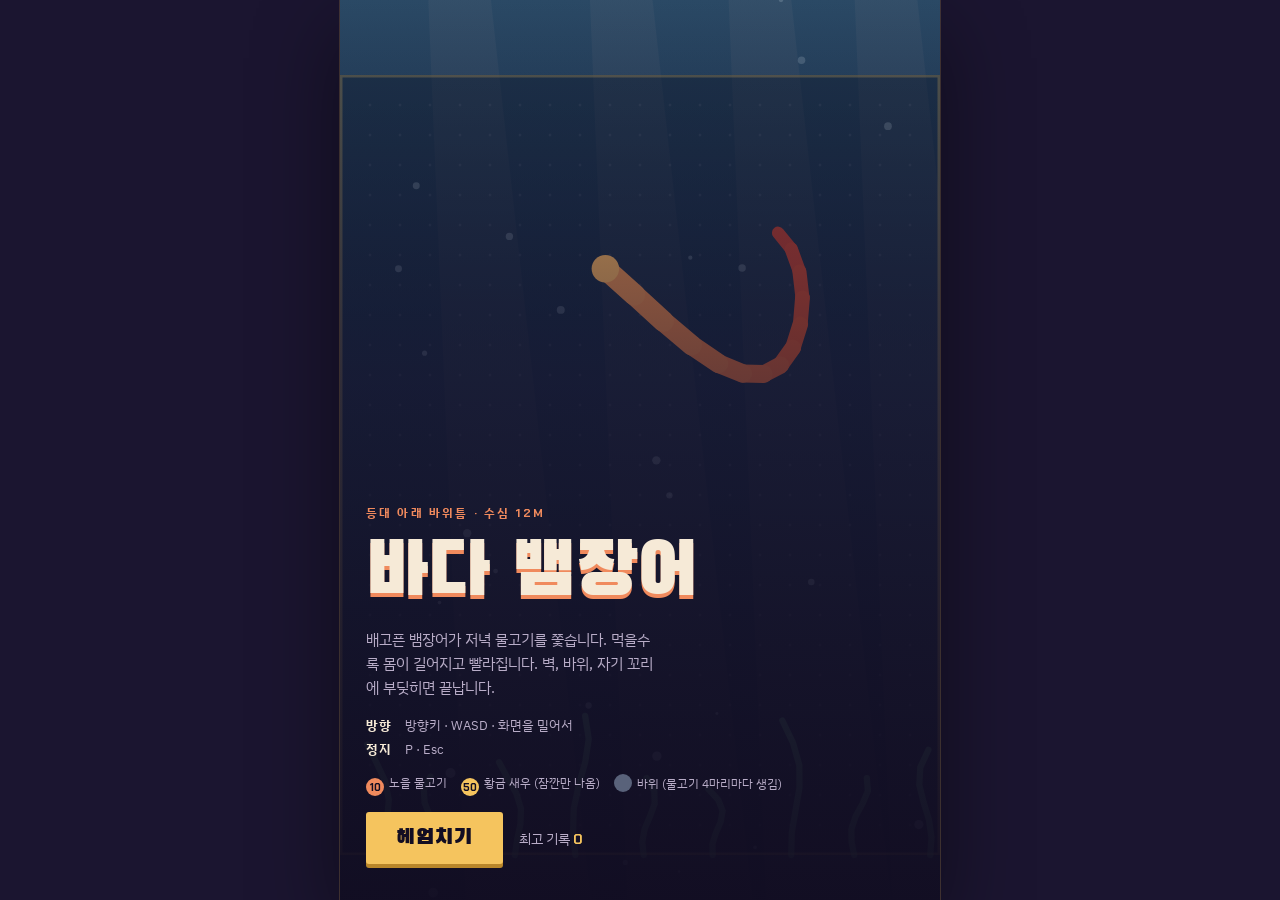
<file: eel.html>
<!doctype html>
<html lang="ko">
<head>
<meta charset="utf-8">
<meta name="viewport" content="width=device-width,initial-scale=1,viewport-fit=cover">
<title>바다 뱀장어</title>
<link rel="stylesheet" href="https://fonts.googleapis.com/css2?family=Black+Han+Sans&family=Chakra+Petch:wght@500;700&family=IBM+Plex+Sans+KR:wght@400;600&display=swap">
<link rel="stylesheet" href="arcade.css">
</head>
<body>
<div id="stage">
  <div id="frame">
    <canvas id="game" aria-label="바다 뱀장어 게임 화면"></canvas>
    <button class="hud-btn" id="muteBtn" type="button" hidden>소리 끔</button>
    <button class="hud-btn" id="pauseBtn" type="button" hidden>일시정지</button>

    <section class="panel" id="titlePanel">
      <p class="eyebrow">등대 아래 바위틈 · 수심 12m</p>
      <h1>바다 뱀장어</h1>
      <p class="lede">배고픈 뱀장어가 저녁 물고기를 쫓습니다. 먹을수록 몸이 길어지고 빨라집니다. 벽, 바위, 자기 꼬리에 부딪히면 끝납니다.</p>
      <dl class="keys">
        <dt>방향</dt><dd>방향키 · WASD · 화면을 밀어서</dd>
        <dt>정지</dt><dd>P · Esc</dd>
      </dl>
      <ul class="legend">
        <li><span style="background:#f08a5d">10</span>노을 물고기</li>
        <li><span style="background:#f5c45e">50</span>황금 새우 (잠깐만 나옴)</li>
        <li><span style="background:#59627a"></span>바위 (물고기 4마리마다 생김)</li>
      </ul>
      <div class="row">
        <button class="btn" id="startBtn" type="button">헤엄치기</button>
        <span class="best">최고 기록 <b id="bestTitle">0</b></span>
      </div>
    </section>

    <section class="panel" id="pausePanel" hidden>
      <p class="eyebrow">바위틈에서 쉬는 중</p>
      <h2>일시정지</h2>
      <div class="row"><button class="btn" id="resumeBtn" type="button">계속하기</button></div>
    </section>

    <section class="panel" id="overPanel" hidden>
      <p class="eyebrow" id="overLen">길이 4칸</p>
      <h2 id="overWhy">벽에 부딪혔습니다</h2>
      <p class="big-score" id="overScore">0</p>
      <p class="best" id="overBest">최고 기록 <b>0</b></p>
      <div class="row"><button class="btn" id="retryBtn" type="button">다시 헤엄치기</button></div>
    </section>
  </div>
</div>

<script src="arcade.js"></script>
<script>
(() => {
'use strict';
const A = Arcade, $ = A.$, clamp = A.clamp;
const W = 480, H = 720, TAU = Math.PI * 2, HUD = 42;
const CELL = 24, COLS = 20, ROWS = 26, OX = 0, OY = 60;
const V = A.makeStage(W, H), ctx = V.ctx, cv = V.cv;
const show = A.panels();
A.bindMute($('muteBtn'));
let hi = A.store.get('arcade-eel-hi', 0);

const DIRS = { up: [0, -1], down: [0, 1], left: [-1, 0], right: [1, 0] };
let state = 'title', body = [], prev = [], dir = 'right', queue = [], grow = 0, stepT = 0, interval = 0.15;
let fish = null, shrimp = null, rocks = [], eaten = 0, score = 0, time = 0, deadT = 0, why = '', fx = [], shake = 0;
const bubbles = Array.from({ length: 26 }, () => ({ x: Math.random() * W, y: Math.random() * H, r: 1 + Math.random() * 3, s: 14 + Math.random() * 26 }));
const weeds = Array.from({ length: 9 }, (_, i) => ({ x: 20 + i * 55 + Math.random() * 20, h: 50 + Math.random() * 70, ph: Math.random() * 6 }));

/* ---------- flow ---------- */
function showPanel(name) { show(name); $('bestTitle').textContent = A.fmt(hi); }
function startGame() {
  A.initAudio();
  const cy = Math.floor(ROWS / 2);
  body = [[8, cy], [7, cy], [6, cy], [5, cy]]; prev = body.map(p => p.slice());
  dir = 'right'; queue = []; grow = 0; stepT = -0.5; eaten = 0; score = 0; rocks = []; shrimp = null; fx = []; deadT = 0;
  interval = 0.15; placeFish();
  state = 'play'; showPanel(null);
}
function togglePause() {
  if (state === 'play') { state = 'pause'; showPanel('pause'); }
  else if (state === 'pause') { state = 'play'; showPanel(null); A.initAudio(); }
}
function gameOver() {
  state = 'over';
  if (score > hi) { hi = score; A.store.set('arcade-eel-hi', hi); }
  $('overScore').textContent = A.fmt(score);
  $('overLen').textContent = `길이 ${body.length}칸 · 물고기 ${eaten}마리`;
  $('overWhy').textContent = why;
  $('overBest').innerHTML = `최고 기록 <b>${A.fmt(hi)}</b>`;
  showPanel('over');
}

/* ---------- grid helpers ---------- */
const same = (a, b) => a[0] === b[0] && a[1] === b[1];
function occupied(c) {
  return body.some(p => same(p, c)) || rocks.some(r => same(r, c)) || (fish && same(fish, c)) || (shrimp && same(shrimp, c));
}
function freeCell(avoidHead) {
  for (let tries = 0; tries < 400; tries++) {
    const c = [Math.floor(Math.random() * COLS), Math.floor(Math.random() * ROWS)];
    if (occupied(c)) continue;
    if (avoidHead && Math.abs(c[0] - body[0][0]) + Math.abs(c[1] - body[0][1]) < avoidHead) continue;
    return c;
  }
  return null;
}
function placeFish() { fish = freeCell(3); if (fish) fish.t = 0; }

/* ---------- input ---------- */
const KEYDIR = { arrowup: 'up', w: 'up', arrowdown: 'down', s: 'down', arrowleft: 'left', a: 'left', arrowright: 'right', d: 'right' };
const OPP = { up: 'down', down: 'up', left: 'right', right: 'left' };
function turn(d) {
  if (state !== 'play') return;
  const lastD = queue.length ? queue[queue.length - 1] : dir;
  if (d === lastD || d === OPP[lastD] || queue.length >= 3) return;
  queue.push(d);
}
addEventListener('keydown', e => {
  const k = e.key.toLowerCase();
  if (KEYDIR[k]) { e.preventDefault(); turn(KEYDIR[k]); }
  if (k === ' ') e.preventDefault();
  if (e.repeat) return;
  if (k === 'p' || k === 'escape') togglePause();
  if (k === 'enter' && (state === 'title' || state === 'over')) startGame();
});
addEventListener('blur', () => { if (state === 'play') togglePause(); });
let swipe = null;
cv.addEventListener('pointerdown', e => {
  if (state !== 'play') return;
  swipe = { id: e.pointerId, x: e.clientX, y: e.clientY };
  try { cv.setPointerCapture(e.pointerId); } catch (err) {}
});
cv.addEventListener('pointermove', e => {
  if (!swipe || swipe.id !== e.pointerId) return;
  const dx = e.clientX - swipe.x, dy = e.clientY - swipe.y;
  if (Math.max(Math.abs(dx), Math.abs(dy)) < 22) return;
  turn(Math.abs(dx) > Math.abs(dy) ? (dx > 0 ? 'right' : 'left') : (dy > 0 ? 'down' : 'up'));
  swipe.x = e.clientX; swipe.y = e.clientY;
});
const endSwipe = () => { swipe = null; };
cv.addEventListener('pointerup', endSwipe); cv.addEventListener('pointercancel', endSwipe);
$('startBtn').addEventListener('click', startGame);
$('retryBtn').addEventListener('click', startGame);
$('resumeBtn').addEventListener('click', togglePause);
$('pauseBtn').addEventListener('click', togglePause);

/* ---------- update ---------- */
function die(reason) {
  why = reason; deadT = 1.2; shake = 10;
  A.tone(180, 0.5, 'sawtooth', 0.08, 0.3); A.noise(0.4, 0.15, 800);
  for (const p of body) burst(cx(p[0]), cy(p[1]), '#f08a5d', 3);
}
function step() {
  if (queue.length) dir = queue.shift();
  const [dx, dy] = DIRS[dir], h = body[0], nh = [h[0] + dx, h[1] + dy];
  if (nh[0] < 0 || nh[0] >= COLS || nh[1] < 0 || nh[1] >= ROWS) { die('벽에 부딪혔습니다'); return; }
  if (rocks.some(r => same(r, nh))) { die('바위에 부딪혔습니다'); return; }
  const tailMoves = grow === 0;
  const hitsSelf = body.some((p, i) => same(p, nh) && !(tailMoves && i === body.length - 1));
  if (hitsSelf) { die('꼬리를 물었습니다'); return; }
  prev = body.map(p => p.slice());
  body.unshift(nh);
  if (grow > 0) grow--; else body.pop();

  if (fish && same(nh, fish)) {
    eaten++; grow += 2;
    const pts = 10 * (1 + Math.floor(eaten / 8));
    score += pts; popText(cx(nh[0]), cy(nh[1]) - 14, '+' + pts);
    burst(cx(nh[0]), cy(nh[1]), '#f08a5d', 8);
    A.tone(660 + (eaten % 8) * 60, 0.08, 'triangle', 0.06);
    interval = Math.max(0.062, 0.15 - eaten * 0.0028);
    if (eaten % 4 === 0 && rocks.length < 28) { const r = freeCell(5); if (r) { rocks.push(r); r.t = 0; } }
    placeFish();
    if (!shrimp && Math.random() < 0.28) { shrimp = freeCell(4); if (shrimp) { shrimp.life = 6.5; shrimp.t = 0; } }
  }
  if (shrimp && same(nh, shrimp)) {
    score += 50; grow += 1; popText(cx(nh[0]), cy(nh[1]) - 14, '+50');
    burst(cx(nh[0]), cy(nh[1]), '#f5c45e', 12);
    A.seq([784, 988, 1175], 60, 'triangle', 0.06);
    shrimp = null;
  }
}
function update(dt) {
  time += dt; shake = Math.max(0, shake - dt * 25);
  ambient(dt, true);
  if (deadT > 0) { deadT -= dt; if (deadT <= 0) gameOver(); return; }
  if (fish) fish.t += dt;
  for (const r of rocks) r.t = (r.t || 0) + dt;
  if (shrimp) { shrimp.t += dt; shrimp.life -= dt; if (shrimp.life <= 0) shrimp = null; }
  stepT += dt;
  while (stepT >= interval && deadT <= 0) { stepT -= interval; step(); }
}
function ambient(dt, inPlay) {
  if (!inPlay) { time += dt; shake = Math.max(0, shake - dt * 25); }
  for (const b of bubbles) { b.y -= b.s * dt; b.x += Math.sin(time + b.s) * 6 * dt; if (b.y < -10) { b.y = H + 10; b.x = Math.random() * W; } }
  for (const f of fx) { f.life += dt; f.x += f.vx * dt; f.y += f.vy * dt; f.vx *= 0.94; f.vy *= 0.94; }
  fx = fx.filter(f => f.life < f.max);
}
function popText(x, y, s) { fx.push({ k: 'text', x, y, vx: 0, vy: -36, life: 0, max: 0.8, s }); }
function burst(x, y, col, n) {
  for (let i = 0; i < n; i++) {
    const a = Math.random() * TAU, s = 40 + Math.random() * 120;
    fx.push({ k: 'dot', x, y, vx: Math.cos(a) * s, vy: Math.sin(a) * s, life: 0, max: 0.4 + Math.random() * 0.4, col, r: 1.5 + Math.random() * 2.5 });
  }
}

/* ---------- drawing ---------- */
const cx = c => OX + c * CELL + CELL / 2, cy = r => OY + r * CELL + CELL / 2;
let waterGrad = null;
function drawBg() {
  if (!waterGrad) {
    waterGrad = ctx.createLinearGradient(0, 0, 0, H);
    waterGrad.addColorStop(0, '#2c4f6b'); waterGrad.addColorStop(0.35, '#163450'); waterGrad.addColorStop(1, '#0d1a2e');
  }
  ctx.fillStyle = waterGrad; ctx.fillRect(-20, -20, W + 40, H + 40);
  // sunset light shafts from the surface
  ctx.save(); ctx.globalCompositeOperation = 'lighter';
  for (let i = 0; i < 4; i++) {
    const x = 60 + i * 120 + Math.sin(time * 0.3 + i) * 20;
    ctx.fillStyle = 'rgba(240,138,93,.045)';
    ctx.beginPath(); ctx.moveTo(x, 0); ctx.lineTo(x + 50, 0); ctx.lineTo(x + 130, H); ctx.lineTo(x + 30, H); ctx.closePath(); ctx.fill();
  }
  ctx.restore();
  // board
  ctx.fillStyle = 'rgba(8,16,30,.35)'; ctx.fillRect(OX, OY, COLS * CELL, ROWS * CELL);
  ctx.fillStyle = 'rgba(185,173,200,.09)';
  for (let c = 1; c < COLS; c++) for (let r = 1; r < ROWS; r++) ctx.fillRect(OX + c * CELL - 1, OY + r * CELL - 1, 2, 2);
  ctx.strokeStyle = 'rgba(245,196,94,.28)'; ctx.lineWidth = 2; ctx.strokeRect(OX + 1, OY + 1, COLS * CELL - 2, ROWS * CELL - 2);
  // seaweed along the floor
  for (const w of weeds) {
    ctx.strokeStyle = 'rgba(80,150,110,.45)'; ctx.lineWidth = 5; ctx.lineCap = 'round'; ctx.beginPath();
    const base = OY + ROWS * CELL;
    ctx.moveTo(w.x, base);
    for (let i = 1; i <= 6; i++) ctx.lineTo(w.x + Math.sin(time * 1.4 + w.ph + i * 0.7) * i * 2.2, base - w.h * i / 6);
    ctx.stroke();
  }
  ctx.fillStyle = 'rgba(214,234,240,.22)';
  for (const b of bubbles) { ctx.beginPath(); ctx.arc(b.x, b.y, b.r, 0, TAU); ctx.fill(); }
}
function drawRock(r) {
  const x = cx(r[0]), y = cy(r[1]), s = Math.min(1, (r.t || 1) * 4);
  ctx.save(); ctx.translate(x, y); ctx.scale(s, s);
  ctx.fillStyle = '#3f4760'; ctx.beginPath();
  ctx.moveTo(-11, 6); ctx.lineTo(-9, -6); ctx.lineTo(-2, -11); ctx.lineTo(8, -8); ctx.lineTo(11, 3); ctx.lineTo(6, 10); ctx.lineTo(-6, 10); ctx.closePath(); ctx.fill();
  ctx.fillStyle = '#5d6784'; ctx.beginPath(); ctx.moveTo(-8, -5); ctx.lineTo(-2, -9); ctx.lineTo(6, -6); ctx.lineTo(0, -2); ctx.closePath(); ctx.fill();
  ctx.fillStyle = 'rgba(111,208,168,.5)'; ctx.fillRect(-6, 6, 4, 3); ctx.fillRect(3, 7, 3, 2);
  ctx.restore();
}
function drawFish(f) {
  const x = cx(f[0]), y = cy(f[1]) + Math.sin(f.t * 4) * 1.5, wag = Math.sin(f.t * 12) * 3;
  ctx.fillStyle = 'rgba(240,138,93,.18)'; ctx.beginPath(); ctx.arc(x, y, 13, 0, TAU); ctx.fill();
  ctx.fillStyle = '#f08a5d';
  ctx.beginPath(); ctx.moveTo(x + 5, y); ctx.lineTo(x + 12, y - 6 + wag); ctx.lineTo(x + 12, y + 6 + wag); ctx.closePath(); ctx.fill();
  ctx.beginPath(); ctx.ellipse(x - 1, y, 8, 5.5, 0, 0, TAU); ctx.fill();
  ctx.fillStyle = '#f5c45e'; ctx.fillRect(x - 2, y - 5, 2, 10);
  ctx.fillStyle = '#120d22'; ctx.beginPath(); ctx.arc(x - 5, y - 1.5, 1.4, 0, TAU); ctx.fill();
}
function drawShrimp(s) {
  const x = cx(s[0]), y = cy(s[1]), blink = s.life < 2 && Math.floor(s.life * 8) % 2;
  if (blink) return;
  ctx.fillStyle = 'rgba(245,196,94,.25)'; ctx.beginPath(); ctx.arc(x, y, 14 + Math.sin(s.t * 6) * 2, 0, TAU); ctx.fill();
  ctx.strokeStyle = '#f5c45e'; ctx.lineWidth = 6; ctx.lineCap = 'round';
  ctx.beginPath(); ctx.arc(x, y + 2, 7, Math.PI * 1.1, Math.PI * 2.1); ctx.stroke();
  ctx.strokeStyle = '#ffe2a8'; ctx.lineWidth = 1;
  ctx.beginPath(); ctx.moveTo(x - 6, y - 2); ctx.quadraticCurveTo(x - 14, y - 12, x - 4, y - 14); ctx.stroke();
}
function eelPoints() {
  const a = state === 'play' && deadT <= 0 && stepT > 0 ? clamp(stepT / interval, 0, 1) : 1;
  return body.map((p, i) => {
    const q = prev[i] || prev[prev.length - 1] || p;
    return [cx(q[0] + (p[0] - q[0]) * a), cy(q[1] + (p[1] - q[1]) * a)];
  });
}
function drawEel() {
  if (!body.length) return;
  const pts = eelPoints(), n = pts.length;
  ctx.lineCap = 'round'; ctx.lineJoin = 'round';
  // shadow
  ctx.strokeStyle = 'rgba(5,10,20,.35)'; ctx.lineWidth = 18; ctx.beginPath();
  pts.forEach(([x, y], i) => i ? ctx.lineTo(x + 3, y + 5) : ctx.moveTo(x + 3, y + 5)); ctx.stroke();
  // body, tapering toward the tail
  for (let i = n - 1; i > 0; i--) {
    const t = i / Math.max(1, n - 1);
    ctx.strokeStyle = deadT > 0 ? '#8a7f96' : `hsl(${28 - t * 22}, ${78 - t * 20}%, ${62 - t * 18}%)`;
    ctx.lineWidth = 18 - t * 8;
    ctx.beginPath(); ctx.moveTo(pts[i][0], pts[i][1]); ctx.lineTo(pts[i - 1][0], pts[i - 1][1]); ctx.stroke();
  }
  // dorsal stripe
  ctx.strokeStyle = 'rgba(58,37,80,.45)'; ctx.lineWidth = 3; ctx.beginPath();
  pts.forEach(([x, y], i) => i ? ctx.lineTo(x, y) : ctx.moveTo(x, y)); ctx.stroke();
  // head
  const [hx, hy] = pts[0], [ddx, ddy] = DIRS[dir];
  ctx.fillStyle = deadT > 0 ? '#8a7f96' : '#f5b45e';
  ctx.beginPath(); ctx.ellipse(hx + ddx * 3, hy + ddy * 3, 11, 11, 0, 0, TAU); ctx.fill();
  const ex = -ddy, ey = ddx;
  for (const s of [-1, 1]) {
    const px = hx + ddx * 5 + ex * 5 * s, py = hy + ddy * 5 + ey * 5 * s;
    ctx.fillStyle = '#fff6e6'; ctx.beginPath(); ctx.arc(px, py, 3.4, 0, TAU); ctx.fill();
    ctx.fillStyle = '#120d22';
    if (deadT > 0) { ctx.fillRect(px - 2, py - 0.6, 4, 1.2); }
    else { ctx.beginPath(); ctx.arc(px + ddx * 1.2, py + ddy * 1.2, 1.7, 0, TAU); ctx.fill(); }
  }
}
function drawFx() {
  for (const f of fx) {
    const a = 1 - f.life / f.max;
    if (f.k === 'dot') { ctx.globalAlpha = a; ctx.fillStyle = f.col; ctx.beginPath(); ctx.arc(f.x, f.y, f.r, 0, TAU); ctx.fill(); ctx.globalAlpha = 1; }
    else { ctx.fillStyle = `rgba(246,234,215,${a})`; ctx.font = '700 13px "Chakra Petch", monospace'; ctx.textAlign = 'center'; ctx.textBaseline = 'middle'; ctx.fillText(f.s, f.x, f.y); }
  }
}
function drawHUD() {
  ctx.textBaseline = 'alphabetic';
  ctx.fillStyle = 'rgba(18,13,34,.6)'; ctx.fillRect(0, 0, W, HUD);
  ctx.font = '600 10px "IBM Plex Sans KR", sans-serif'; ctx.fillStyle = '#b9adc8';
  ctx.textAlign = 'left'; ctx.fillText('점수', 14, 15);
  ctx.textAlign = 'center'; ctx.fillText('길이', W / 2, 15);
  ctx.textAlign = 'right'; ctx.fillText('최고', W - 14, 15);
  ctx.font = '700 19px "Chakra Petch", monospace';
  ctx.textAlign = 'left'; ctx.fillStyle = '#f6ead7'; ctx.fillText(String(score).padStart(6, '0'), 14, 35);
  ctx.textAlign = 'center'; ctx.fillText(`${body.length}칸`, W / 2, 35);
  ctx.textAlign = 'right'; ctx.fillStyle = '#f5c45e'; ctx.fillText(String(Math.max(hi, score)).padStart(6, '0'), W - 14, 35);
  const by = OY + ROWS * CELL + 22;
  ctx.font = '600 11px "IBM Plex Sans KR", sans-serif'; ctx.fillStyle = '#b9adc8'; ctx.textAlign = 'left';
  ctx.fillText(`물고기 ${eaten}마리 · 바위 ${rocks.length}개`, 14, by);
  ctx.textAlign = 'right';
  const spd = Math.round((0.15 / interval) * 10) / 10;
  ctx.fillText(`속도 ×${spd.toFixed(1)}`, W - 14, by);
  if (state === 'play' && stepT < 0) {
    ctx.textAlign = 'center'; ctx.font = '36px "Black Han Sans", "IBM Plex Sans KR", sans-serif'; ctx.fillStyle = '#f6ead7';
    ctx.fillText('준비', W / 2, OY + ROWS * CELL * 0.32);
  }
}
let demoT = 0;
function demoEel() {
  // title screen: an eel drifting in a slow loop
  demoT += 0.016;
  const pts = [];
  for (let i = 0; i < 14; i++) { const t = demoT * 1.2 - i * 0.18; pts.push([W / 2 + Math.cos(t) * 130, 240 + Math.sin(t * 2) * 60]); }
  ctx.lineCap = 'round';
  for (let i = pts.length - 1; i > 0; i--) {
    const t = i / (pts.length - 1);
    ctx.strokeStyle = `hsl(${28 - t * 22}, ${78 - t * 20}%, ${62 - t * 18}%)`; ctx.lineWidth = 18 - t * 8;
    ctx.beginPath(); ctx.moveTo(pts[i][0], pts[i][1]); ctx.lineTo(pts[i - 1][0], pts[i - 1][1]); ctx.stroke();
  }
  ctx.fillStyle = '#f5b45e'; ctx.beginPath(); ctx.arc(pts[0][0], pts[0][1], 11, 0, TAU); ctx.fill();
}
function draw() {
  V.begin();
  ctx.save();
  if (shake > 0 && !A.reduceMotion) ctx.translate((Math.random() - 0.5) * shake, (Math.random() - 0.5) * shake);
  drawBg();
  if (state === 'title') demoEel();
  else {
    for (const r of rocks) drawRock(r);
    if (fish) drawFish(fish);
    if (shrimp) drawShrimp(shrimp);
    drawEel();
  }
  drawFx();
  ctx.restore();
  if (state !== 'title') drawHUD();
}

showPanel('title');
A.loop(dt => {
  if (state === 'play') update(dt); else if (state !== 'pause') ambient(dt, false);
  draw();
});
})();
</script>
</body>
</html>
</file>
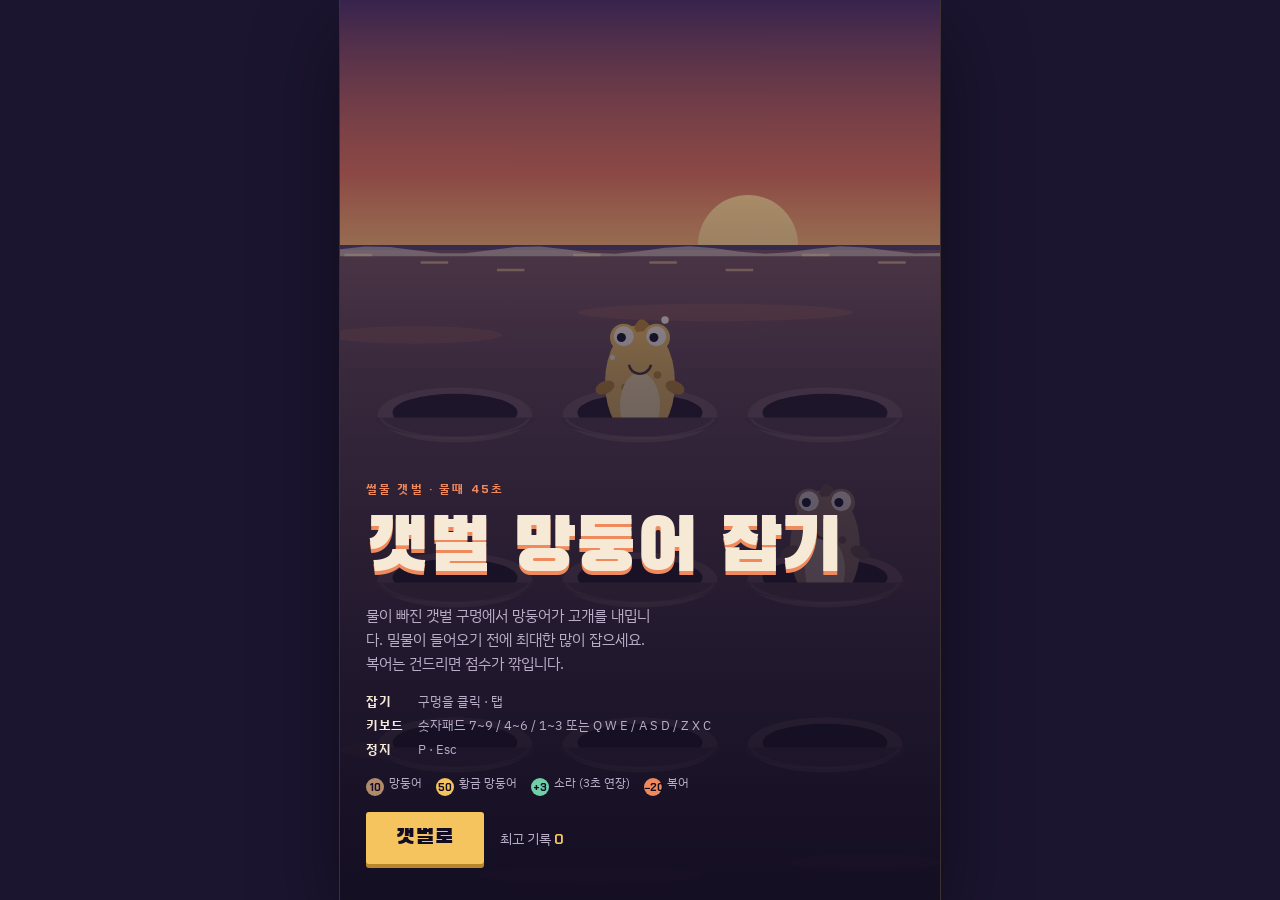
<file: mudskipper.html>
<!doctype html>
<html lang="ko">
<head>
<meta charset="utf-8">
<meta name="viewport" content="width=device-width,initial-scale=1,viewport-fit=cover">
<title>갯벌 망둥어 잡기</title>
<link rel="stylesheet" href="https://fonts.googleapis.com/css2?family=Black+Han+Sans&family=Chakra+Petch:wght@500;700&family=IBM+Plex+Sans+KR:wght@400;600&display=swap">
<link rel="stylesheet" href="arcade.css">
<style>#game{cursor:pointer}</style>
</head>
<body>
<div id="stage">
  <div id="frame">
    <canvas id="game" aria-label="갯벌 망둥어 잡기 게임 화면"></canvas>
    <button class="hud-btn" id="muteBtn" type="button" hidden>소리 끔</button>
    <button class="hud-btn" id="pauseBtn" type="button" hidden>일시정지</button>

    <section class="panel" id="titlePanel">
      <p class="eyebrow">썰물 갯벌 · 물때 45초</p>
      <h1>갯벌 망둥어 잡기</h1>
      <p class="lede">물이 빠진 갯벌 구멍에서 망둥어가 고개를 내밉니다. 밀물이 들어오기 전에 최대한 많이 잡으세요. 복어는 건드리면 점수가 깎입니다.</p>
      <dl class="keys">
        <dt>잡기</dt><dd>구멍을 클릭 · 탭</dd>
        <dt>키보드</dt><dd>숫자패드 7~9 / 4~6 / 1~3 또는 Q W E / A S D / Z X C</dd>
        <dt>정지</dt><dd>P · Esc</dd>
      </dl>
      <ul class="legend">
        <li><span style="background:#b08a6a">10</span>망둥어</li>
        <li><span style="background:#f5c45e">50</span>황금 망둥어</li>
        <li><span style="background:#6fd0a8">+3</span>소라 (3초 연장)</li>
        <li><span style="background:#f08a5d">−20</span>복어</li>
      </ul>
      <div class="row">
        <button class="btn" id="startBtn" type="button">갯벌로</button>
        <span class="best">최고 기록 <b id="bestTitle">0</b></span>
      </div>
    </section>

    <section class="panel" id="pausePanel" hidden>
      <p class="eyebrow">물때 멈춤</p>
      <h2>일시정지</h2>
      <div class="row"><button class="btn" id="resumeBtn" type="button">계속 잡기</button></div>
    </section>

    <section class="panel" id="overPanel" hidden>
      <p class="eyebrow" id="overCount">망둥어 0마리</p>
      <h2>밀물이 들어왔습니다</h2>
      <p class="big-score" id="overScore">0</p>
      <p class="best" id="overBest">최고 기록 <b>0</b></p>
      <div class="row"><button class="btn" id="retryBtn" type="button">다시 잡기</button></div>
    </section>
  </div>
</div>

<script src="arcade.js"></script>
<script>
(() => {
'use strict';
const A = Arcade, $ = A.$, clamp = A.clamp;
const W = 480, H = 720, TAU = Math.PI * 2, HUD = 42, ROUND = 45;
const V = A.makeStage(W, H), ctx = V.ctx, cv = V.cv;
const show = A.panels();
A.bindMute($('muteBtn'));
let hi = A.store.get('arcade-mud-hi', 0);

const HOLES = [];
for (let r = 0; r < 3; r++) for (let c = 0; c < 3; c++) HOLES.push({ x: 92 + c * 148, y: 330 + r * 132, busy: null });
const KEYMAP = { '7': 0, '8': 1, '9': 2, '4': 3, '5': 4, '6': 5, '1': 6, '2': 7, '3': 8, q: 0, w: 1, e: 2, a: 3, s: 4, d: 5, z: 6, x: 7, c: 8 };
const KIND = {
  goby: { pts: 10, up: [0.75, 1.25] },
  gold: { pts: 50, up: [0.45, 0.6] },
  shell: { pts: 0, up: [0.6, 0.8] },
  puffer: { pts: -20, up: [0.9, 1.3] }
};

let state = 'title', time = 0, left = ROUND, score = 0, combo = 0, caught = 0, spawnT = 0, played = 0, shake = 0;
let mobs = [], fx = [], hammer = null;

/* ---------- flow ---------- */
function showPanel(name) { show(name); $('bestTitle').textContent = A.fmt(hi); }
function startGame() {
  A.initAudio();
  left = ROUND; score = 0; combo = 0; caught = 0; spawnT = 0.6; played = 0; mobs = []; fx = []; hammer = null;
  for (const h of HOLES) h.busy = null;
  state = 'play'; showPanel(null);
}
function togglePause() {
  if (state === 'play') { state = 'pause'; showPanel('pause'); }
  else if (state === 'pause') { state = 'play'; showPanel(null); A.initAudio(); }
}
function gameOver() {
  state = 'over';
  if (score > hi) { hi = score; A.store.set('arcade-mud-hi', hi); }
  $('overScore').textContent = A.fmt(score);
  $('overCount').textContent = `망둥어 ${caught}마리 잡음`;
  $('overBest').innerHTML = `최고 기록 <b>${A.fmt(hi)}</b>`;
  showPanel('over');
}

/* ---------- spawning ---------- */
function pickKind() {
  const r = Math.random();
  if (r < 0.07) return 'gold';
  if (r < 0.11 && played > 8) return 'shell';
  if (r < 0.11 + Math.min(0.24, 0.1 + played * 0.004)) return 'puffer';
  return 'goby';
}
function spawn() {
  const free = HOLES.map((h, i) => i).filter(i => !HOLES[i].busy);
  if (!free.length) return;
  const i = free[Math.floor(Math.random() * free.length)], kind = pickKind(), k = KIND[kind];
  const speedUp = 1 - Math.min(0.4, played / 110);
  const m = { hole: i, kind, t: 0, up: (k.up[0] + Math.random() * (k.up[1] - k.up[0])) * speedUp, h: 0, phase: 'rise', hit: 0 };
  HOLES[i].busy = m; mobs.push(m);
}

/* ---------- input ---------- */
function whack(i) {
  if (state !== 'play') return;
  const hole = HOLES[i], m = hole.busy;
  hammer = { x: hole.x + 26, y: hole.y - 40, t: 0 };
  if (!m || m.phase === 'hit' || m.h < 0.35) {
    if (combo >= 3) popText(hole.x, hole.y - 60, '연속 끊김', '#b9adc8');
    combo = 0; A.noise(0.12, 0.08, 500); splash(hole.x, hole.y, 4);
    return;
  }
  m.phase = 'hit'; m.hit = 0;
  if (m.kind === 'puffer') {
    score = Math.max(0, score + KIND.puffer.pts); combo = 0; shake = 10;
    popText(hole.x, hole.y - 70, '−20', '#f08a5d');
    A.tone(140, 0.3, 'sawtooth', 0.08, 0.5);
    return;
  }
  if (m.kind === 'shell') {
    left = Math.min(ROUND + 15, left + 3);
    popText(hole.x, hole.y - 70, '+3초', '#6fd0a8');
    A.seq([660, 880, 1100], 50, 'triangle', 0.05);
    return;
  }
  combo++; caught++;
  const mult = Math.min(5, 1 + Math.floor(combo / 5));
  const pts = KIND[m.kind].pts * mult;
  score += pts;
  popText(hole.x, hole.y - 70, mult > 1 ? `+${pts} ×${mult}` : `+${pts}`, m.kind === 'gold' ? '#f5c45e' : '#f6ead7');
  splash(hole.x, hole.y, m.kind === 'gold' ? 12 : 7);
  if (m.kind === 'gold') A.seq([784, 988, 1318], 55, 'triangle', 0.06);
  else A.tone(520 + Math.min(combo, 15) * 30, 0.08, 'square', 0.05);
  shake = Math.max(shake, 3);
}
addEventListener('keydown', e => {
  const k = e.key.toLowerCase();
  if (e.repeat) return;
  if (k === 'p' || k === 'escape') { togglePause(); return; }
  if (k === 'enter' && (state === 'title' || state === 'over')) { startGame(); return; }
  if (k in KEYMAP && state === 'play') { e.preventDefault(); whack(KEYMAP[k]); }
});
addEventListener('blur', () => { if (state === 'play') togglePause(); });
cv.addEventListener('pointerdown', e => {
  if (state !== 'play') return;
  const p = V.toLocal(e);
  let best = -1, bd = 1e9;
  HOLES.forEach((h, i) => {
    const dx = p.x - h.x, dy = p.y - (h.y - 30);
    if (Math.abs(dx) < 72 && dy > -90 && dy < 60) { const d = dx * dx + dy * dy; if (d < bd) { bd = d; best = i; } }
  });
  if (best >= 0) whack(best);
});
$('startBtn').addEventListener('click', startGame);
$('retryBtn').addEventListener('click', startGame);
$('resumeBtn').addEventListener('click', togglePause);
$('pauseBtn').addEventListener('click', togglePause);

/* ---------- update ---------- */
function update(dt) {
  time += dt; shake = Math.max(0, shake - dt * 25);
  left -= dt;
  if (left <= 0) { left = 0; A.seq([523, 440, 349], 120, 'triangle', 0.06, 0.2); gameOver(); return; }
  spawnT -= dt;
  const busy = HOLES.filter(h => h.busy).length, cap = Math.min(4, 1 + Math.floor(played / 14));
  if (spawnT <= 0 && busy < cap) {
    spawn(); played++;
    spawnT = Math.max(0.28, 0.85 - played * 0.008) * (0.7 + Math.random() * 0.6);
  }
  for (const m of mobs) {
    m.t += dt;
    if (m.phase === 'rise') { m.h = Math.min(1, m.h + dt / 0.11); if (m.h >= 1) { m.phase = 'up'; m.t = 0; } }
    else if (m.phase === 'up') { if (m.t >= m.up) m.phase = 'fall'; }
    else if (m.phase === 'fall') {
      m.h = Math.max(0, m.h - dt / 0.12);
      if (m.h <= 0) {
        m.done = true;
        if (m.kind === 'goby' || m.kind === 'gold') { if (combo >= 3) popText(HOLES[m.hole].x, HOLES[m.hole].y - 50, '놓침', '#b9adc8'); combo = 0; }
      }
    } else if (m.phase === 'hit') { m.hit += dt; m.h = Math.max(0, 1 - Math.max(0, m.hit - 0.18) / 0.15); if (m.hit > 0.36) m.done = true; }
  }
  for (const m of mobs) if (m.done) HOLES[m.hole].busy = null;
  mobs = mobs.filter(m => !m.done);
  updFx(dt);
}
function updFx(dt) {
  for (const f of fx) { f.life += dt; f.x += f.vx * dt; f.y += f.vy * dt; if (f.k === 'mud') f.vy += 600 * dt; }
  fx = fx.filter(f => f.life < f.max);
  if (hammer) { hammer.t += dt; if (hammer.t > 0.18) hammer = null; }
}
let demoT = 0;
function ambient(dt) {
  time += dt; shake = Math.max(0, shake - dt * 25); updFx(dt);
  // title screen: gobies peek out on their own
  demoT -= dt;
  if (demoT <= 0) { demoT = 0.7; const free = HOLES.filter(h => !h.busy); if (free.length && mobs.length < 3) { const h = free[Math.floor(Math.random() * free.length)]; const m = { hole: HOLES.indexOf(h), kind: Math.random() < 0.15 ? 'gold' : 'goby', t: 0, up: 1, h: 0, phase: 'rise', hit: 0 }; h.busy = m; mobs.push(m); } }
  for (const m of mobs) {
    m.t += dt;
    if (m.phase === 'rise') { m.h = Math.min(1, m.h + dt / 0.2); if (m.h >= 1) { m.phase = 'up'; m.t = 0; } }
    else if (m.phase === 'up') { if (m.t > m.up) m.phase = 'fall'; }
    else { m.h = Math.max(0, m.h - dt / 0.2); if (m.h <= 0) m.done = true; }
  }
  for (const m of mobs) if (m.done) HOLES[m.hole].busy = null;
  mobs = mobs.filter(m => !m.done);
}
function popText(x, y, s, col) { fx.push({ k: 'text', x, y, vx: 0, vy: -50, life: 0, max: 0.8, s, col }); }
function splash(x, y, n) {
  for (let i = 0; i < n; i++) {
    const a = -Math.PI / 2 + (Math.random() - 0.5) * 2.2, s = 120 + Math.random() * 160;
    fx.push({ k: 'mud', x, y: y - 4, vx: Math.cos(a) * s, vy: Math.sin(a) * s, life: 0, max: 0.5 + Math.random() * 0.3, r: 2 + Math.random() * 3 });
  }
}

/* ---------- drawing ---------- */
let skyG = null, mudG = null;
function drawBg() {
  if (!skyG) {
    skyG = ctx.createLinearGradient(0, 0, 0, 200);
    skyG.addColorStop(0, '#3a2550'); skyG.addColorStop(0.7, '#c4624f'); skyG.addColorStop(1, '#f5b06a');
    mudG = ctx.createLinearGradient(0, 200, 0, H);
    mudG.addColorStop(0, '#6e4d55'); mudG.addColorStop(0.4, '#5a3d48'); mudG.addColorStop(1, '#3a2838');
  }
  ctx.fillStyle = skyG; ctx.fillRect(-20, -20, W + 40, 220);
  ctx.fillStyle = 'rgba(252,214,140,.9)'; ctx.beginPath(); ctx.arc(W * 0.68, 196, 40, Math.PI, TAU); ctx.fill();
  // tide line: the sea creeps closer as time runs out
  const frac = state === 'play' || state === 'pause' || state === 'over' ? 1 - clamp(left / ROUND, 0, 1) : 0;
  const seaY = 200 + frac * 90;
  ctx.fillStyle = mudG; ctx.fillRect(-20, 200, W + 40, H - 180);
  ctx.fillStyle = '#4b3a66'; ctx.fillRect(-20, 196, W + 40, seaY - 196);
  ctx.strokeStyle = 'rgba(252,214,140,.55)'; ctx.lineWidth = 2; ctx.beginPath();
  for (let i = 0; i < 9; i++) { const x = (i * 61 + time * 14) % (W + 40) - 20; ctx.moveTo(x, 204 + (i % 3) * 6); ctx.lineTo(x + 22, 204 + (i % 3) * 6); }
  ctx.stroke();
  ctx.fillStyle = 'rgba(246,234,215,.5)'; ctx.beginPath();
  for (let x = -20; x <= W + 20; x += 20) ctx.lineTo(x, seaY + Math.sin(x * 0.05 + time * 2) * 3);
  ctx.lineTo(W + 20, seaY + 5); ctx.lineTo(-20, seaY + 5); ctx.fill();
  // glossy puddles reflecting the sky
  ctx.fillStyle = 'rgba(240,138,93,.16)';
  for (const [x, y, w] of [[60, 268, 70], [300, 250, 110], [420, 690, 60], [200, 700, 90], [40, 600, 40]]) { ctx.beginPath(); ctx.ellipse(x, y, w, 7, 0, 0, TAU); ctx.fill(); }
}
function drawHoleBack(h) {
  ctx.fillStyle = '#7a5a60'; ctx.beginPath(); ctx.ellipse(h.x, h.y + 2, 62, 22, 0, 0, TAU); ctx.fill();
  ctx.fillStyle = '#21151f'; ctx.beginPath(); ctx.ellipse(h.x, h.y, 50, 15, 0, 0, TAU); ctx.fill();
}
function drawHoleFront(h) {
  ctx.fillStyle = '#5a3d48'; ctx.beginPath(); ctx.ellipse(h.x, h.y + 4, 64, 16, 0, 0, Math.PI); ctx.fill();
  ctx.strokeStyle = 'rgba(246,234,215,.12)'; ctx.lineWidth = 2; ctx.beginPath(); ctx.ellipse(h.x, h.y + 2, 60, 18, 0, 0.15, Math.PI - 0.15); ctx.stroke();
}
function drawMob(m) {
  const h = HOLES[m.hole], rise = m.h * 70, hit = m.phase === 'hit';
  ctx.save();
  ctx.beginPath(); ctx.rect(h.x - 70, h.y - 140, 140, 140); ctx.ellipse(h.x, h.y, 50, 15, 0, 0, Math.PI); ctx.clip();
  ctx.translate(h.x, h.y + 46 - rise);
  if (hit) ctx.scale(1.12, 0.82);
  if (m.kind === 'goby' || m.kind === 'gold') {
    const body = m.kind === 'gold' ? '#f5c45e' : '#9c7a62', dark = m.kind === 'gold' ? '#c48d2c' : '#6e5444';
    ctx.fillStyle = body; ctx.beginPath(); ctx.ellipse(0, 0, 28, 46, 0, 0, TAU); ctx.fill();
    ctx.fillStyle = dark; for (const [x, y] of [[-12, 4], [8, 14], [-4, 24], [14, -6]]) { ctx.beginPath(); ctx.arc(x, y, 3, 0, TAU); ctx.fill(); }
    ctx.fillStyle = m.kind === 'gold' ? '#ffe7a8' : '#cdb39a'; ctx.beginPath(); ctx.ellipse(0, 18, 16, 26, 0, 0, TAU); ctx.fill();
    // dorsal fin
    ctx.fillStyle = dark; ctx.beginPath(); ctx.moveTo(-6, -40); ctx.quadraticCurveTo(0, -60, 10, -42); ctx.closePath(); ctx.fill();
    // bulging eyes on top of the head
    for (const s of [-1, 1]) {
      ctx.fillStyle = body; ctx.beginPath(); ctx.arc(s * 13, -36, 11, 0, TAU); ctx.fill();
      ctx.fillStyle = '#fff6e6'; ctx.beginPath(); ctx.arc(s * 13, -37, 8, 0, TAU); ctx.fill();
      ctx.fillStyle = '#120d22';
      if (hit) { ctx.lineWidth = 2; ctx.strokeStyle = '#120d22'; ctx.beginPath(); ctx.moveTo(s * 13 - 4, -41); ctx.lineTo(s * 13 + 4, -33); ctx.moveTo(s * 13 + 4, -41); ctx.lineTo(s * 13 - 4, -33); ctx.stroke(); }
      else { ctx.beginPath(); ctx.arc(s * 13 + Math.sin(time * 3) * 2, -36, 3.6, 0, TAU); ctx.fill(); }
    }
    ctx.strokeStyle = '#4a3328'; ctx.lineWidth = 2; ctx.beginPath(); ctx.arc(0, -16, 9, 0.2, Math.PI - 0.2); ctx.stroke();
    // pectoral fins like little arms
    ctx.fillStyle = dark;
    for (const s of [-1, 1]) { ctx.beginPath(); ctx.ellipse(s * 28, 4, 8, 5, s * (0.6 + Math.sin(time * 10) * 0.2), 0, TAU); ctx.fill(); }
    if (m.kind === 'gold') { ctx.fillStyle = `rgba(255,246,220,${0.6 + 0.4 * Math.sin(time * 12)})`; ctx.beginPath(); ctx.arc(20, -50, 3, 0, TAU); ctx.arc(-22, -20, 2, 0, TAU); ctx.fill(); }
  } else if (m.kind === 'puffer') {
    ctx.translate(0, -10);
    ctx.fillStyle = '#e8b04a';
    ctx.beginPath(); for (let i = 0; i < 18; i++) { const a = i / 18 * TAU, r = i % 2 ? 36 : 44; ctx.lineTo(Math.cos(a) * r, Math.sin(a) * r); } ctx.fill();
    ctx.fillStyle = '#f5cf6e'; ctx.beginPath(); ctx.arc(0, 0, 34, 0, TAU); ctx.fill();
    ctx.fillStyle = '#f6ead7'; ctx.beginPath(); ctx.ellipse(0, 14, 24, 16, 0, 0, TAU); ctx.fill();
    ctx.fillStyle = '#8a5a2b'; for (const [x, y] of [[-14, -16], [0, -22], [14, -16]]) { ctx.beginPath(); ctx.arc(x, y, 3, 0, TAU); ctx.fill(); }
    for (const s of [-1, 1]) { ctx.fillStyle = '#fff6e6'; ctx.beginPath(); ctx.arc(s * 13, -4, 7, 0, TAU); ctx.fill(); ctx.fillStyle = '#120d22'; ctx.beginPath(); ctx.arc(s * 12, -3, 3.2, 0, TAU); ctx.fill(); }
    ctx.strokeStyle = '#120d22'; ctx.lineWidth = 2; ctx.beginPath(); ctx.moveTo(-14, -14); ctx.lineTo(-6, -10); ctx.moveTo(14, -14); ctx.lineTo(6, -10); ctx.stroke();
    ctx.fillStyle = '#c4624f'; ctx.beginPath(); ctx.ellipse(0, 10, 5, 4, 0, 0, TAU); ctx.fill();
  } else {
    // spiral shell that adds time
    ctx.translate(0, -12);
    ctx.fillStyle = '#6fd0a8'; ctx.beginPath(); ctx.moveTo(-30, 30); ctx.quadraticCurveTo(-36, -24, 0, -38); ctx.quadraticCurveTo(34, -24, 30, 30); ctx.closePath(); ctx.fill();
    ctx.strokeStyle = '#2f7a62'; ctx.lineWidth = 3; ctx.beginPath();
    for (let i = 0; i < 40; i++) { const a = i * 0.45, r = 2 + i * 0.6; ctx.lineTo(Math.cos(a) * r, -6 + Math.sin(a) * r * 0.9); }
    ctx.stroke();
    ctx.fillStyle = '#f6ead7'; ctx.font = '700 15px "Chakra Petch", monospace'; ctx.textAlign = 'center'; ctx.textBaseline = 'middle'; ctx.fillText('+3', 0, 20);
  }
  ctx.restore();
}
function drawHammer() {
  if (!hammer) return;
  const a = -0.9 + Math.min(1, hammer.t / 0.08) * 1.3;
  ctx.save(); ctx.translate(hammer.x + 40, hammer.y + 40); ctx.rotate(a);
  ctx.fillStyle = '#8a5a2b'; ctx.fillRect(-4, -10, 8, 70);
  ctx.fillStyle = '#d9a35a'; ctx.fillRect(-26, -30, 52, 26);
  ctx.fillStyle = 'rgba(246,234,215,.45)'; ctx.fillRect(-24, -28, 48, 4);
  ctx.restore();
}
function drawFx() {
  for (const f of fx) {
    const a = 1 - f.life / f.max;
    if (f.k === 'mud') { ctx.fillStyle = `rgba(58,40,56,${a})`; ctx.beginPath(); ctx.arc(f.x, f.y, f.r, 0, TAU); ctx.fill(); }
    else { ctx.globalAlpha = a; ctx.fillStyle = f.col || '#f6ead7'; ctx.font = '700 18px "Chakra Petch", "IBM Plex Sans KR", monospace'; ctx.textAlign = 'center'; ctx.textBaseline = 'middle'; ctx.fillText(f.s, f.x, f.y); ctx.globalAlpha = 1; }
  }
}
function drawHUD() {
  ctx.textBaseline = 'alphabetic';
  ctx.fillStyle = 'rgba(18,13,34,.6)'; ctx.fillRect(0, 0, W, HUD);
  ctx.font = '600 10px "IBM Plex Sans KR", sans-serif'; ctx.fillStyle = '#b9adc8';
  ctx.textAlign = 'left'; ctx.fillText('점수', 14, 15);
  ctx.textAlign = 'center'; ctx.fillText('남은 물때', W / 2, 15);
  ctx.textAlign = 'right'; ctx.fillText('최고', W - 14, 15);
  ctx.font = '700 19px "Chakra Petch", monospace';
  ctx.textAlign = 'left'; ctx.fillStyle = '#f6ead7'; ctx.fillText(String(score).padStart(5, '0'), 14, 35);
  ctx.textAlign = 'center'; ctx.fillStyle = left < 10 ? '#f08a5d' : '#f6ead7'; ctx.fillText(`${left.toFixed(1)}초`, W / 2, 35);
  ctx.textAlign = 'right'; ctx.fillStyle = '#f5c45e'; ctx.fillText(String(Math.max(hi, score)).padStart(5, '0'), W - 14, 35);
  // time bar
  ctx.fillStyle = 'rgba(18,13,34,.5)'; ctx.fillRect(0, HUD, W, 5);
  ctx.fillStyle = left < 10 ? '#f08a5d' : '#6fd0a8'; ctx.fillRect(0, HUD, W * clamp(left / ROUND, 0, 1), 5);
  if (combo >= 2) {
    const mult = Math.min(5, 1 + Math.floor(combo / 5));
    ctx.textAlign = 'center'; ctx.font = '26px "Black Han Sans", "IBM Plex Sans KR", sans-serif'; ctx.fillStyle = '#f5c45e';
    ctx.fillText(`${combo} 연속${mult > 1 ? ` · 점수 ×${mult}` : ''}`, W / 2, H - 22);
  }
}
function draw() {
  V.begin();
  ctx.save();
  if (shake > 0 && !A.reduceMotion) ctx.translate((Math.random() - 0.5) * shake, (Math.random() - 0.5) * shake);
  drawBg();
  for (const h of HOLES) drawHoleBack(h);
  for (const m of mobs) drawMob(m);
  for (const h of HOLES) drawHoleFront(h);
  drawFx(); drawHammer();
  ctx.restore();
  if (state !== 'title') drawHUD();
}

showPanel('title');
A.loop(dt => {
  if (state === 'play') update(dt); else if (state !== 'pause') ambient(dt);
  draw();
});
})();
</script>
</body>
</html>
</file>
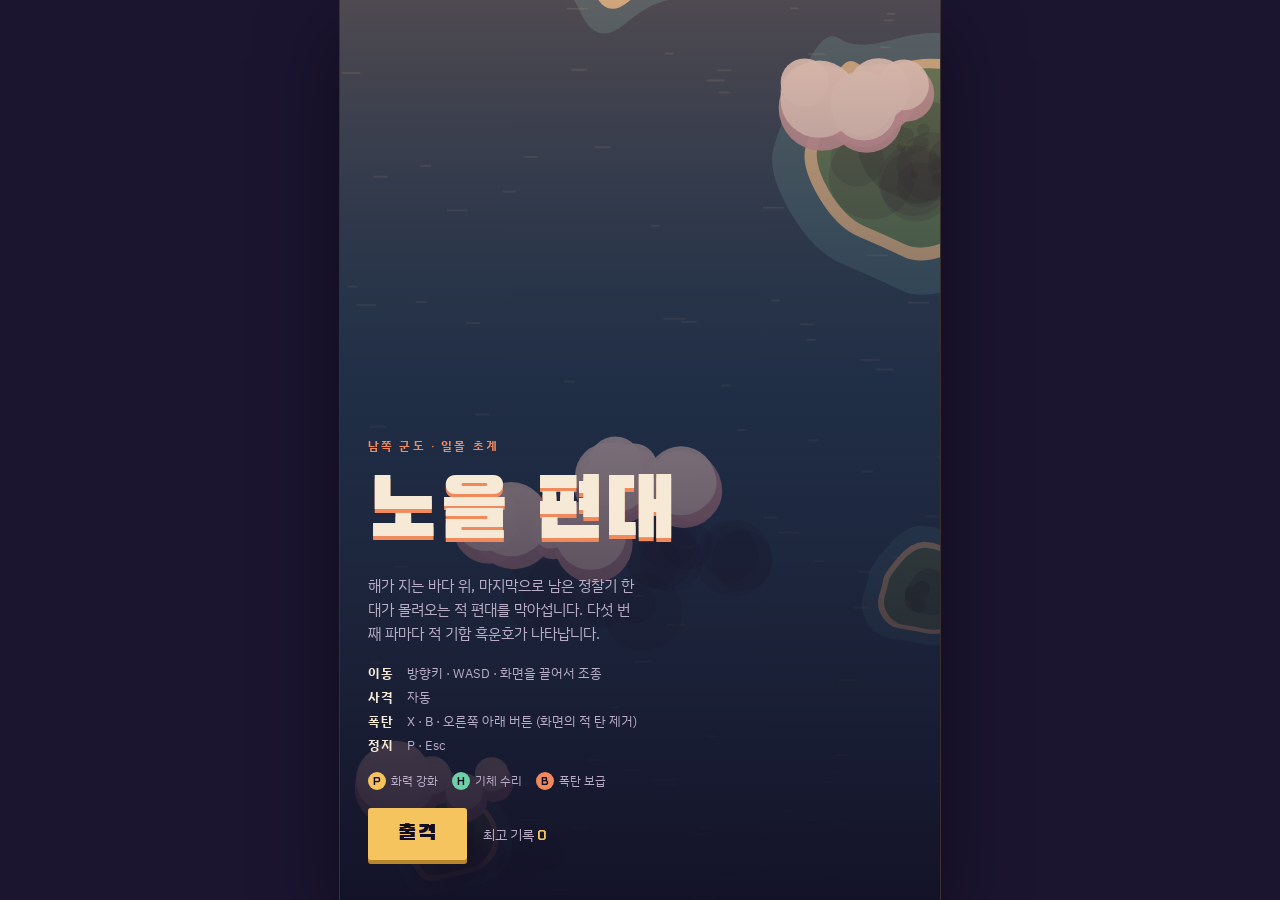
<file: squadron.html>
<!doctype html>
<html lang="ko">
<head>
<meta charset="utf-8">
<meta name="viewport" content="width=device-width,initial-scale=1,viewport-fit=cover">
<title>노을 편대</title>
<link rel="stylesheet" href="https://fonts.googleapis.com/css2?family=Black+Han+Sans&family=Chakra+Petch:wght@500;700&family=IBM+Plex+Sans+KR:wght@400;600&display=swap">
<style>
/* Layout: one full-height stage holding a 2:3 portrait flight canvas; menus are HTML panels laid over it, anchored low and left like a flight briefing card. Single dusk theme by choice. */
:root{
  --dusk:#1b1530;      /* page ground, evening sky */
  --plum:#3a2550;      /* panel tint */
  --coral:#f08a5d;     /* sunset light, warnings */
  --brass:#f5c45e;     /* primary action, player tracer */
  --cream:#f6ead7;     /* text */
  --mist:#b9adc8;      /* secondary text, plum-biased neutral */
  --ink:#120d22;
  --f-display:"Black Han Sans","IBM Plex Sans KR",system-ui,sans-serif;
  --f-body:"IBM Plex Sans KR",system-ui,sans-serif;
  --f-num:"Chakra Petch","IBM Plex Sans KR",ui-monospace,monospace;
  color-scheme:dark;
}
[hidden]{display:none!important}
html,body{height:100%}
body{
  margin:0;background:var(--dusk);color:var(--cream);font-family:var(--f-body);
  overflow:hidden;box-sizing:border-box;
  padding-left:max(16px,env(safe-area-inset-left,0px));
  padding-right:max(16px,env(safe-area-inset-right,0px));
  padding-block:0;
}
#stage{height:100%;display:grid;place-items:center}
#frame{position:relative;user-select:none;-webkit-user-select:none;touch-action:none;box-shadow:0 0 0 1px rgba(245,196,94,.18),0 30px 80px rgba(0,0,0,.45);max-width:100%}
#game{display:block;width:100%;height:100%;touch-action:none;cursor:crosshair}
.panel{
  position:absolute;inset:0;display:flex;flex-direction:column;justify-content:flex-end;gap:18px;
  padding:28px 28px 40px;box-sizing:border-box;
  background:linear-gradient(to bottom,rgba(27,21,48,.1) 0%,rgba(27,21,48,.55) 45%,rgba(18,13,34,.92) 100%);
}
.eyebrow{font-family:var(--f-num);font-weight:700;font-size:12px;letter-spacing:.18em;text-transform:uppercase;color:var(--coral);margin:0}
.panel h1,.panel h2{font-family:var(--f-display);font-weight:400;margin:0;line-height:1;text-wrap:balance}
.panel h1{font-size:clamp(52px,14vmin,84px);color:var(--cream);text-shadow:0 4px 0 var(--coral)}
.panel h2{font-size:clamp(36px,9vmin,54px)}
.lede{margin:0;max-width:30ch;line-height:1.6;color:var(--mist);font-size:15px}
.keys{display:grid;grid-template-columns:auto 1fr;gap:6px 14px;margin:0;font-size:13px;color:var(--mist)}
.keys dt{font-family:var(--f-num);font-weight:700;color:var(--cream);letter-spacing:.04em}
.keys dd{margin:0}
.row{display:flex;flex-wrap:wrap;align-items:center;gap:16px}
.btn{
  font-family:var(--f-display);font-size:22px;letter-spacing:.04em;
  background:var(--brass);color:var(--ink);border:0;border-radius:3px;padding:12px 30px;cursor:pointer;
  box-shadow:0 4px 0 #b9862a;transition:transform .08s ease,box-shadow .08s ease;
}
.btn:hover{transform:translateY(-1px);box-shadow:0 5px 0 #b9862a}
.btn:active{transform:translateY(3px);box-shadow:0 1px 0 #b9862a}
.btn:focus-visible,.hud-btn:focus-visible{outline:2px solid var(--cream);outline-offset:3px}
.best{font-family:var(--f-num);font-size:14px;color:var(--mist);font-variant-numeric:tabular-nums}
.best b{color:var(--brass);font-weight:700}
.big-score{font-family:var(--f-num);font-weight:700;font-size:44px;color:var(--brass);font-variant-numeric:tabular-nums;margin:0;line-height:1}
.legend{display:flex;flex-wrap:wrap;gap:6px 14px;font-size:12px;color:var(--mist);margin:0;padding:0;list-style:none}
.legend span{display:inline-grid;place-items:center;width:18px;height:18px;border-radius:50%;font-family:var(--f-num);font-weight:700;font-size:11px;color:var(--ink);margin-right:5px}
.hud-btn{
  position:absolute;font-family:var(--f-body);font-size:12px;font-weight:600;color:var(--cream);
  background:rgba(18,13,34,.45);border:1px solid rgba(246,234,215,.25);border-radius:3px;padding:5px 9px;cursor:pointer;
}
#pauseBtn{top:52px;right:12px}
#muteBtn{top:52px;right:76px}
#bombBtn{
  bottom:14px;right:14px;width:66px;height:66px;border-radius:50%;padding:0;
  display:grid;place-items:center;align-content:center;gap:0;line-height:1.1;
  border:2px solid var(--coral);background:rgba(58,37,80,.6);
}
#bombBtn b{font-family:var(--f-num);font-size:20px;color:var(--coral)}
@media (prefers-reduced-motion:reduce){.btn{transition:none}}
html.embedded body{padding-left:0;padding-right:0}
</style>
<script>try{if(window.self!==window.top)document.documentElement.classList.add("embedded")}catch(e){document.documentElement.classList.add("embedded")}</script>
</head>
<body>

<div id="stage">
  <div id="frame">
    <canvas id="game" aria-label="노을 편대 게임 화면"></canvas>

    <button class="hud-btn" id="muteBtn" type="button" hidden>소리 끔</button>
    <button class="hud-btn" id="pauseBtn" type="button" hidden>일시정지</button>
    <button class="hud-btn" id="bombBtn" type="button" hidden>폭탄<b>2</b></button>

    <section class="panel" id="titlePanel">
      <p class="eyebrow">남쪽 군도 · 일몰 초계</p>
      <h1>노을 편대</h1>
      <p class="lede">해가 지는 바다 위, 마지막으로 남은 정찰기 한 대가 몰려오는 적 편대를 막아섭니다. 다섯 번째 파마다 적 기함 흑운호가 나타납니다.</p>
      <dl class="keys">
        <dt>이동</dt><dd>방향키 · WASD · 화면을 끌어서 조종</dd>
        <dt>사격</dt><dd>자동</dd>
        <dt>폭탄</dt><dd>X · B · 오른쪽 아래 버튼 (화면의 적 탄 제거)</dd>
        <dt>정지</dt><dd>P · Esc</dd>
      </dl>
      <ul class="legend">
        <li><span style="background:#f5c45e">P</span>화력 강화</li>
        <li><span style="background:#6fd0a8">H</span>기체 수리</li>
        <li><span style="background:#f08a5d">B</span>폭탄 보급</li>
      </ul>
      <div class="row">
        <button class="btn" id="startBtn" type="button">출격</button>
        <span class="best">최고 기록 <b id="bestTitle">0</b></span>
      </div>
    </section>

    <section class="panel" id="pausePanel" hidden>
      <p class="eyebrow">무전 대기</p>
      <h2>일시정지</h2>
      <div class="row">
        <button class="btn" id="resumeBtn" type="button">계속 비행</button>
      </div>
    </section>

    <section class="panel" id="overPanel" hidden>
      <p class="eyebrow" id="overWave">제 1 파에서 격추</p>
      <h2>격추되었습니다</h2>
      <p class="big-score" id="overScore">0</p>
      <p class="best" id="overBest">최고 기록 <b>0</b></p>
      <div class="row">
        <button class="btn" id="retryBtn" type="button">다시 출격</button>
      </div>
    </section>
  </div>
</div>

<script>
(() => {
'use strict';
const W = 480, H = 720, TAU = Math.PI * 2;
const SH = 'rgba(8,18,34,.28)';
const reduceMotion = matchMedia('(prefers-reduced-motion: reduce)').matches;

const cv = document.getElementById('game'), ctx = cv.getContext('2d');
const stage = document.getElementById('stage'), frame = document.getElementById('frame');
const $ = id => document.getElementById(id);
const panels = { title: $('titlePanel'), pause: $('pausePanel'), over: $('overPanel') };
const bombBtn = $('bombBtn'), pauseBtn = $('pauseBtn'), muteBtn = $('muteBtn');

let scale = 1, dpr = 1;
function fit() {
  const sw = stage.clientWidth, sh = stage.clientHeight;
  let h = sh, w = h * 2 / 3;
  if (w > sw) { w = sw; h = w * 1.5; }
  frame.style.width = w + 'px'; frame.style.height = h + 'px';
  scale = w / W; dpr = Math.min(window.devicePixelRatio || 1, 2);
  cv.width = Math.round(w * dpr); cv.height = Math.round(h * dpr);
}
addEventListener('resize', fit); fit();

/* ---------- storage ---------- */
const store = {
  get(k, d) { try { const v = localStorage.getItem(k); return v == null ? d : JSON.parse(v); } catch (e) { return d; } },
  set(k, v) { try { localStorage.setItem(k, JSON.stringify(v)); } catch (e) {} }
};
let hi = store.get('noeul-hi', 0);
let muted = store.get('noeul-mute', false);

/* ---------- audio ---------- */
let ac = null, noiseBuf = null;
function initAudio() {
  if (!ac) { try { ac = new (window.AudioContext || window.webkitAudioContext)(); } catch (e) { ac = null; } }
  if (ac && ac.state === 'suspended') ac.resume();
}
function tone(freq, dur, type, vol, slide) {
  if (!ac || muted) return;
  const t = ac.currentTime, o = ac.createOscillator(), g = ac.createGain();
  o.type = type || 'square'; o.frequency.setValueAtTime(freq, t);
  if (slide) o.frequency.exponentialRampToValueAtTime(Math.max(30, freq * slide), t + dur);
  g.gain.setValueAtTime(vol || 0.05, t); g.gain.exponentialRampToValueAtTime(0.0001, t + dur);
  o.connect(g).connect(ac.destination); o.start(t); o.stop(t + dur + 0.02);
}
function noise(dur, vol, lp) {
  if (!ac || muted) return;
  if (!noiseBuf) {
    noiseBuf = ac.createBuffer(1, ac.sampleRate, ac.sampleRate);
    const d = noiseBuf.getChannelData(0); for (let i = 0; i < d.length; i++) d[i] = Math.random() * 2 - 1;
  }
  const t = ac.currentTime, s = ac.createBufferSource(), f = ac.createBiquadFilter(), g = ac.createGain();
  s.buffer = noiseBuf; f.type = 'lowpass';
  f.frequency.setValueAtTime(lp, t); f.frequency.exponentialRampToValueAtTime(60, t + dur);
  g.gain.setValueAtTime(vol, t); g.gain.exponentialRampToValueAtTime(0.0001, t + dur);
  s.connect(f).connect(g).connect(ac.destination); s.start(t); s.stop(t + dur);
}
let boomCount = 0;
const sfx = {
  shoot() { tone(900, 0.045, 'square', 0.012, 0.5); },
  hit() { tone(240, 0.05, 'square', 0.02, 0.6); },
  boom(big) { if (boomCount > 4) return; boomCount++; setTimeout(() => boomCount--, 80); noise(big ? 1.1 : 0.45, big ? 0.38 : 0.16, big ? 900 : 1700); },
  power() { [523, 659, 784, 1046].forEach((f, i) => setTimeout(() => tone(f, 0.09, 'triangle', 0.06), i * 60)); },
  hurt() { tone(170, 0.35, 'sawtooth', 0.08, 0.3); noise(0.3, 0.2, 700); },
  bomb() { noise(1.4, 0.42, 2600); tone(90, 1.0, 'sine', 0.22, 0.4); },
  alarm() { [0, 380, 760].forEach(d => setTimeout(() => tone(620, 0.26, 'triangle', 0.06, 0.7), d)); }
};

/* ---------- input ---------- */
const keys = {};
addEventListener('keydown', e => {
  const k = e.key.toLowerCase();
  if (['arrowup', 'arrowdown', 'arrowleft', 'arrowright', ' '].includes(k)) e.preventDefault();
  keys[k] = true;
  if (e.repeat) return;
  if (k === 'p' || k === 'escape') togglePause();
  if (k === 'x' || k === 'b') useBomb();
  if (k === 'm') toggleMute();
  if (k === 'enter' && (state === 'title' || state === 'over')) startGame();
});
addEventListener('keyup', e => { keys[e.key.toLowerCase()] = false; });
addEventListener('blur', () => { for (const k in keys) keys[k] = false; if (state === 'play') togglePause(); });

let drag = null;
cv.addEventListener('pointerdown', e => {
  if (state !== 'play' || !P || P.dead) return;
  drag = { id: e.pointerId, x: e.clientX, y: e.clientY };
  try { cv.setPointerCapture(e.pointerId); } catch (err) {}
});
cv.addEventListener('pointermove', e => {
  if (!drag || drag.id !== e.pointerId || !P) return;
  const k = 1.3 / scale;
  P.x += (e.clientX - drag.x) * k; P.y += (e.clientY - drag.y) * k;
  drag.x = e.clientX; drag.y = e.clientY; clampPlayer();
});
const endDrag = e => { if (drag && drag.id === e.pointerId) drag = null; };
cv.addEventListener('pointerup', endDrag); cv.addEventListener('pointercancel', endDrag);

$('startBtn').addEventListener('click', startGame);
$('retryBtn').addEventListener('click', startGame);
$('resumeBtn').addEventListener('click', togglePause);
pauseBtn.addEventListener('click', togglePause);
muteBtn.addEventListener('click', toggleMute);
bombBtn.addEventListener('pointerdown', e => { e.stopPropagation(); e.preventDefault(); useBomb(); });

function toggleMute() { muted = !muted; store.set('noeul-mute', muted); muteBtn.textContent = muted ? '소리 켬' : '소리 끔'; }
muteBtn.textContent = muted ? '소리 켬' : '소리 끔';

/* ---------- state ---------- */
let state = 'title', P = null;
let pb = [], eb = [], en = [], pu = [], fx = [];
let score = 0, wave = 0, waveT = 0, clearT = 0, spawnQ = [], boss = null;
let shake = 0, flash = 0, time = 0, bossCount = 0, banner = null, shotTick = 0;

function showPanel(name) {
  for (const k in panels) panels[k].hidden = k !== name;
  const inGame = name === null || name === 'pause';
  bombBtn.hidden = pauseBtn.hidden = muteBtn.hidden = !inGame;
  $('bestTitle').textContent = hi.toLocaleString('ko-KR');
}

function startGame() {
  initAudio();
  P = { x: W / 2, y: H - 110, px: W / 2, r: 6, hp: 3, maxHp: 5, inv: 2, power: 1, bombs: 2, fireT: 0, bank: 0, dead: false, deadT: 0 };
  pb = []; eb = []; en = []; pu = []; fx = [];
  score = 0; wave = 0; boss = null; shake = 0; flash = 0; time = 0; bossCount = 0; clearT = 0;
  nextWave(); state = 'play'; showPanel(null); syncBomb();
  last = performance.now();
}

function togglePause() {
  if (state === 'play') { state = 'pause'; drag = null; showPanel('pause'); }
  else if (state === 'pause') { state = 'play'; showPanel(null); last = performance.now(); initAudio(); }
}

function gameOver() {
  state = 'over';
  if (score > hi) { hi = score; store.set('noeul-hi', hi); }
  en = []; eb = []; pu = []; boss = null;
  $('overScore').textContent = score.toLocaleString('ko-KR');
  $('overWave').textContent = `제 ${wave} 파에서 격추`;
  $('overBest').innerHTML = `최고 기록 <b>${hi.toLocaleString('ko-KR')}</b>`;
  showPanel('over');
}

function syncBomb() { if (P) bombBtn.querySelector('b').textContent = P.bombs; }

/* ---------- waves ---------- */
const SUBS = ['해안선 상공', '적 정찰대 포착', '구름 아래 순찰', '남쪽 군도 상공', '저녁 바람을 타고', '등대 너머', '마지막 햇빛'];
function nextWave() {
  wave++; waveT = 0; clearT = 0; spawnQ = [];
  if (wave % 5 === 0) {
    banner = { text: '경고 · 적 기함 접근', sub: `제 ${wave} 파 · 흑운호`, t: 3.2, warn: true };
    sfx.alarm();
    spawnQ.push({ at: 2.6, fn: spawnBoss });
  } else {
    banner = { text: `제 ${wave} 파`, sub: SUBS[(wave - 1) % SUBS.length], t: 2.4 };
    let t = 1.8; const n = 5 + Math.floor(wave * 1.2);
    for (let i = 0; i < n; i++) {
      spawnQ.push({ at: t, fn: pickFormation() });
      t += Math.max(1.0, 2.6 - wave * 0.12) + Math.random() * 0.8;
    }
  }
}
function pickFormation() {
  const list = [
    [fColumn, 3], [fV, 2.5], [fGunPair, wave >= 2 ? 2 : 0.8], [fGunSingle, 1.2],
    [fSweep, wave >= 2 ? 2 : 0], [fBomber, wave >= 3 ? 1.2 : 0], [fKami, wave >= 3 ? 1.5 : 0]
  ];
  let sum = 0; for (const [, w] of list) sum += w;
  let r = Math.random() * sum;
  for (const [f, w] of list) { r -= w; if (r <= 0) return f; }
  return fColumn;
}
function fColumn() {
  const x = 60 + Math.random() * (W - 120), amp = 30 + Math.random() * 60, ph = Math.random() * 6;
  for (let i = 0; i < 5; i++) addEnemy('scout', x, -30 - i * 42, { amp, ph: ph - i * 0.9, bx: x });
}
function fV() {
  const x = 90 + Math.random() * (W - 180), ph = Math.random() * 6;
  [[0, 0], [-36, -32], [36, -32], [-72, -64], [72, -64]].forEach(([dx, dy]) =>
    addEnemy('scout', x + dx, -30 + dy, { amp: 18, ph, bx: x + dx }));
}
function fSweep() {
  const left = Math.random() < 0.5, y = 30 + Math.random() * 90;
  for (let i = 0; i < 6; i++)
    addEnemy('scout', left ? -30 - i * 38 : W + 30 + i * 38, y, { mode: 'arc', vx: left ? 175 : -175 });
}
function fGunPair() {
  const ty = 100 + Math.random() * 90;
  addEnemy('gunship', W * 0.27, -40, { ty, bx: W * 0.27, dir: 1 });
  addEnemy('gunship', W * 0.73, -40, { ty, bx: W * 0.73, dir: -1 });
}
function fGunSingle() {
  const x = 80 + Math.random() * (W - 160);
  addEnemy('gunship', x, -40, { ty: 90 + Math.random() * 130, bx: x, dir: Math.random() < 0.5 ? 1 : -1 });
}
function fBomber() { const x = 100 + Math.random() * (W - 200); addEnemy('bomber', x, -60, { bx: x }); }
function fKami() { [60, W / 2, W - 60].forEach((x, i) => addEnemy('kamikaze', x, -30 - i * 40)); }

const ET = {
  scout: { hp: 2, r: 14, score: 100, drop: 0.05 },
  gunship: { hp: 9, r: 20, score: 300, drop: 0.18 },
  bomber: { hp: 32, r: 34, score: 800, drop: 0.7 },
  kamikaze: { hp: 3, r: 13, score: 200, drop: 0.05 }
};
function addEnemy(type, x, y, o) {
  const d = ET[type];
  en.push(Object.assign({
    type, x, y, t: 0, hp: Math.ceil(d.hp * (1 + (wave - 1) * 0.08)), r: d.r, score: d.score, drop: d.drop,
    fireT: 1 + Math.random() * 1.2, hitT: 0, ang: Math.PI, bx: x, ph: 0, amp: 0, sp: 0
  }, o || {}));
}

/* ---------- bullets ---------- */
const bulletSpd = () => Math.min(270, 165 + wave * 6);
function shot(x, y, a, s) { eb.push({ x, y, vx: Math.cos(a) * s, vy: Math.sin(a) * s, r: 5 }); }
function aimShot(e, off) { const a = Math.atan2(P.y - e.y, P.x - e.x) + off; shot(e.x, e.y + 10, a, bulletSpd()); }
function fan(x, y, n, spread, s) {
  const c = Math.atan2(P.y - y, P.x - x);
  for (let i = 0; i < n; i++) shot(x, y, c + (n === 1 ? 0 : (i / (n - 1) - 0.5) * spread), s);
}
function ring(x, y, n, off, s) { for (let i = 0; i < n; i++) shot(x, y, off + i / n * TAU, s); }

function firePlayer() {
  const mk = (dx, a) => pb.push({ x: P.x + dx, y: P.y - 16, vx: Math.sin(a) * 760, vy: -Math.cos(a) * 760, dmg: 1 });
  const p = P.power;
  mk(-5, 0); mk(5, 0);
  if (p >= 2) { mk(-9, -0.12); mk(9, 0.12); }
  if (p >= 3) { mk(0, 0); mk(-12, -0.26); mk(12, 0.26); }
  if (p >= 4) { mk(-14, -0.4); mk(14, 0.4); }
}

/* ---------- boss ---------- */
function spawnBoss() {
  bossCount++;
  const hp = 340 + bossCount * 180;
  boss = { x: W / 2, y: -120, t: 0, hp, maxHp: hp, fireT: 2, phase: 1, spin: 0, burst: 0, hitT: 0, add: 3, dying: 0 };
}
function bossHit(x, y) { const dx = (x - boss.x) / 128, dy = (y - boss.y) / 40; return dx * dx + dy * dy < 1; }
function updBoss(b, dt) {
  b.t += dt; b.hitT = Math.max(0, b.hitT - dt);
  if (b.dying > 0) {
    b.dying -= dt; b.y += 22 * dt;
    if (Math.random() < dt * 14) explode(b.x + (Math.random() - 0.5) * 240, b.y + (Math.random() - 0.5) * 60, 1 + Math.random() * 1.5);
    if (b.dying <= 0) {
      explode(b.x, b.y, 4); flash = 0.7;
      ['P', 'H', 'B'].forEach((k, i) => pu.push({ x: b.x - 50 + i * 50, y: b.y, kind: k, t: i }));
      boss = null;
    }
    return;
  }
  if (b.y < 140) { b.y += 70 * dt; return; }
  b.x = W / 2 + Math.sin((b.t) * 0.5) * 120;
  const r = b.hp / b.maxHp;
  const newPhase = r > 0.66 ? 1 : r > 0.33 ? 2 : 3;
  if (newPhase !== b.phase) { b.phase = newPhase; b.fireT = 1; banner = { text: newPhase === 2 ? '흑운호 선회 사격' : '흑운호 최후 발악', sub: '', t: 1.6, warn: true }; }
  if (P.dead) return;
  b.fireT -= dt;
  if (b.fireT <= 0) {
    const s = 0.9 + bossCount * 0.1;
    if (b.phase === 1) { fan(b.x, b.y + 40, 7, 0.9, 200 * s); fan(b.x - 70, b.y, 3, 0.4, 170 * s); fan(b.x + 70, b.y, 3, 0.4, 170 * s); b.fireT = 1.3; }
    else if (b.phase === 2) {
      b.spin += 0.37; b.burst++;
      for (let k = 0; k < 3; k++) shot(b.x, b.y + 10, b.spin + k * TAU / 3, 160 * s);
      b.fireT = 0.11;
      if (b.burst > 45) { b.burst = 0; b.fireT = 1.1; fan(b.x, b.y + 40, 9, 1.2, 210 * s); }
    } else {
      b.fireT = 0.95;
      fan(b.x - 60, b.y + 30, 5, 0.7, 230 * s); fan(b.x + 60, b.y + 30, 5, 0.7, 230 * s);
      ring(b.x, b.y, 16, b.t, 150 * s);
    }
  }
  if (b.phase === 3) { b.add -= dt; if (b.add <= 0) { b.add = 4.5; addEnemy('kamikaze', b.x - 90, b.y); addEnemy('kamikaze', b.x + 90, b.y); } }
}

/* ---------- enemies ---------- */
function updEnemy(e, dt) {
  e.t += dt; e.hitT = Math.max(0, e.hitT - dt);
  const canShoot = !P.dead && e.y > 30 && e.y < H * 0.6;
  switch (e.type) {
    case 'scout': {
      if (e.mode === 'arc') {
        const vy = 50 + e.t * 75; e.x += e.vx * dt; e.y += vy * dt; e.ang = Math.atan2(e.vx, -vy);
      } else {
        e.y += (150 + wave * 4) * dt; e.x = e.bx + Math.sin(e.t * 2.6 + e.ph) * e.amp; e.ang = Math.PI;
      }
      if (wave >= 3 && canShoot) { e.fireT -= dt; if (e.fireT <= 0) { e.fireT = 2.5 + Math.random() * 2; aimShot(e, 0); } }
      break;
    }
    case 'gunship': {
      if (e.t < 1.6) e.y += ((e.ty - e.y) * 2.2 + 30) * dt;
      else if (e.t < 9) {
        e.x = e.bx + Math.sin((e.t - 1.6) * 1.1) * 70 * e.dir;
        if (canShoot) {
          e.fireT -= dt;
          if (e.fireT <= 0) { e.fireT = Math.max(0.75, 1.7 - wave * 0.06); aimShot(e, 0); if (wave >= 4) { aimShot(e, 0.22); aimShot(e, -0.22); } }
        }
      } else e.y += 160 * (e.t - 9) * dt + 40 * dt;
      break;
    }
    case 'bomber': {
      e.y += 38 * dt; e.x = e.bx + Math.sin(e.t * 0.6) * 30;
      if (!P.dead && e.y > 40 && e.y < H * 0.7) { e.fireT -= dt; if (e.fireT <= 0) { e.fireT = Math.max(1.4, 2.6 - wave * 0.08); ring(e.x, e.y + 10, 10 + Math.min(6, wave), e.t, 125 + wave * 3); } }
      break;
    }
    case 'kamikaze': {
      if (e.t < 0.9) { e.y += 110 * dt; e.ang = Math.PI; }
      else {
        if (!P.dead) {
          const want = Math.atan2(P.x - e.x, -(P.y - e.y));
          let d = want - e.ang; d = Math.atan2(Math.sin(d), Math.cos(d));
          const tr = (e.t < 3 ? 2.6 : 0.25) * dt;
          e.ang += Math.max(-tr, Math.min(tr, d));
        }
        e.sp = Math.min(250 + wave * 6, e.sp + 420 * dt);
        e.x += Math.sin(e.ang) * e.sp * dt; e.y -= Math.cos(e.ang) * e.sp * dt;
      }
      break;
    }
  }
}
function offscreen(o, m) { return o.x < -m || o.x > W + m || o.y < -m - 200 || o.y > H + m; }

function kill(e) {
  score += e.score;
  popText(e.x, e.y, '+' + e.score);
  explode(e.x, e.y, e.type === 'bomber' ? 2.6 : e.type === 'gunship' ? 1.6 : 1);
  if (Math.random() < e.drop) {
    const r = Math.random();
    const kind = r < (P.power < 4 ? 0.5 : 0.2) ? 'P' : r < 0.75 ? 'H' : 'B';
    pu.push({ x: e.x, y: e.y, kind, t: 0 });
  }
}

function hurt() {
  if (P.inv > 0 || P.dead) return;
  P.hp--; P.inv = 2.2; P.power = Math.max(1, P.power - 1);
  shake = 12; flash = Math.max(flash, 0.25); sfx.hurt();
  eb = eb.filter(b => Math.hypot(b.x - P.x, b.y - P.y) > 110);
  explode(P.x, P.y, 1);
  if (P.hp <= 0) { P.dead = true; P.deadT = 1.8; explode(P.x, P.y, 3.5); drag = null; }
}

function useBomb() {
  if (state !== 'play' || !P || P.dead || P.bombs <= 0) return;
  P.bombs--; syncBomb();
  eb = []; flash = 1; shake = 16; sfx.bomb();
  fx.push({ k: 'ring', x: P.x, y: P.y, life: 0, max: 0.8, r: 520 });
  for (const e of en) if (e.y > -10) { e.hp -= 40; e.hitT = 0.1; }
  if (boss && boss.y > 60 && !boss.dying) { boss.hp -= 70; boss.hitT = 0.15; }
}

/* ---------- effects ---------- */
function explode(x, y, size) {
  const n = Math.round(10 * size);
  for (let i = 0; i < n; i++) {
    const a = Math.random() * TAU, s = Math.random() * (60 + size * 70);
    fx.push({ k: 'fire', x, y, vx: Math.cos(a) * s, vy: Math.sin(a) * s, life: 0, max: 0.35 + Math.random() * 0.3 * size, r: (3 + Math.random() * 4) * size });
  }
  for (let i = 0; i < size * 3; i++) {
    const a = Math.random() * TAU, s = Math.random() * 40;
    fx.push({ k: 'smoke', x, y, vx: Math.cos(a) * s, vy: Math.sin(a) * s + 30, life: 0, max: 0.9 + Math.random() * 0.6, r: (5 + Math.random() * 5) * size });
  }
  for (let i = 0; i < n; i++) {
    const a = Math.random() * TAU, s = 150 + Math.random() * 250;
    fx.push({ k: 'spark', x, y, vx: Math.cos(a) * s, vy: Math.sin(a) * s, life: 0, max: 0.25 + Math.random() * 0.25 });
  }
  fx.push({ k: 'ring', x, y, life: 0, max: 0.3 + size * 0.08, r: 22 * size });
  sfx.boom(size >= 3);
  shake = Math.max(shake, size * 2.5);
  if (fx.length > 700) fx.splice(0, fx.length - 700);
}
function popText(x, y, s) { fx.push({ k: 'text', x, y, vx: 0, vy: -40, life: 0, max: 0.8, s }); }
function spark(x, y) {
  for (let i = 0; i < 2; i++) { const a = -Math.PI / 2 + (Math.random() - 0.5) * 2; fx.push({ k: 'spark', x, y, vx: Math.cos(a) * 160, vy: Math.sin(a) * 160, life: 0, max: 0.15 }); }
}

/* ---------- background ---------- */
const bg = { scroll: 0, islands: [], clouds: [], dashes: [], islandT: 0, cloudT: 0 };
function makeIsland(y) {
  const r = 34 + Math.random() * 70, n = 13, pts = [];
  for (let i = 0; i < n; i++) { const a = i / n * TAU; pts.push([Math.cos(a) * r * (0.65 + Math.random() * 0.45), Math.sin(a) * r * (0.55 + Math.random() * 0.5)]); }
  const trees = []; for (let i = 0; i < r / 6; i++) trees.push([(Math.random() - 0.5) * r * 0.9, (Math.random() - 0.5) * r * 0.6, 3 + Math.random() * 4]);
  return { x: Math.random() * W, y, r, pts, trees, light: Math.random() < 0.3 };
}
function makeCloud(y, high) {
  const puffs = [], n = 5 + Math.floor(Math.random() * 4), sz = high ? 1.4 : 1;
  for (let i = 0; i < n; i++) puffs.push([(Math.random() - 0.5) * 90 * sz, (Math.random() - 0.5) * 24 * sz, (15 + Math.random() * 20) * sz]);
  return { x: Math.random() * W, y, puffs, high, speed: high ? 170 + Math.random() * 40 : 85 + Math.random() * 20 };
}
for (let i = 0; i < 90; i++) bg.dashes.push([Math.random() * W, Math.random() * H, 6 + Math.random() * 12]);
for (let i = 0; i < 3; i++) bg.islands.push(makeIsland(Math.random() * H));
for (let i = 0; i < 4; i++) bg.clouds.push(makeCloud(Math.random() * H, false));

function scrollBg(dt) {
  bg.scroll += dt * 50;
  for (const d of bg.dashes) { d[1] += dt * 50; if (d[1] > H + 10) { d[1] -= H + 20; d[0] = Math.random() * W; } }
  for (const s of bg.islands) s.y += dt * 50;
  bg.islands = bg.islands.filter(s => s.y < H + 160);
  bg.islandT -= dt; if (bg.islandT <= 0) { bg.islandT = 4 + Math.random() * 6; bg.islands.push(makeIsland(-160)); }
  for (const c of bg.clouds) c.y += dt * c.speed;
  bg.clouds = bg.clouds.filter(c => c.y < H + 120);
  bg.cloudT -= dt; if (bg.cloudT <= 0) { bg.cloudT = 1.5 + Math.random() * 2.5; bg.clouds.push(makeCloud(-120, Math.random() < 0.25)); }
}

/* ---------- main update ---------- */
function update(dt) {
  time += dt; scrollBg(dt);
  shake = Math.max(0, shake - dt * 30); flash = Math.max(0, flash - dt * 2.2);
  if (banner) { banner.t -= dt; if (banner.t <= 0) banner = null; }

  // player
  if (!P.dead) {
    let mx = (keys.arrowright || keys.d ? 1 : 0) - (keys.arrowleft || keys.a ? 1 : 0);
    let my = (keys.arrowdown || keys.s ? 1 : 0) - (keys.arrowup || keys.w ? 1 : 0);
    if (mx && my) { mx *= 0.707; my *= 0.707; }
    P.x += mx * 320 * dt; P.y += my * 320 * dt; clampPlayer();
    const vx = (P.x - P.px) / Math.max(dt, 0.001); P.px = P.x;
    P.bank += (Math.max(-1, Math.min(1, vx / 320)) - P.bank) * Math.min(1, dt * 8);
    P.inv = Math.max(0, P.inv - dt);
    P.fireT -= dt;
    if (P.fireT <= 0) { firePlayer(); P.fireT = P.power >= 4 ? 0.085 : 0.11; if ((shotTick++ & 1) === 0) sfx.shoot(); }
  } else {
    P.deadT -= dt;
    if (P.deadT <= 0) { gameOver(); return; }
  }

  // spawning
  waveT += dt;
  while (spawnQ.length && spawnQ[0].at <= waveT) spawnQ.shift().fn();
  if (!spawnQ.length && !en.length && !boss && !P.dead) { clearT += dt; if (clearT > 1.6) nextWave(); }

  // entities
  for (const b of pb) { b.x += b.vx * dt; b.y += b.vy * dt; }
  pb = pb.filter(b => b.y > -20 && b.x > -20 && b.x < W + 20);
  for (const b of eb) { b.x += b.vx * dt; b.y += b.vy * dt; }
  eb = eb.filter(b => !offscreen(b, 20));
  for (const e of en) updEnemy(e, dt);
  if (boss) updBoss(boss, dt);
  for (const p of pu) { p.t += dt; p.y += 55 * dt; p.x += Math.sin(p.t * 2.2) * 30 * dt; }
  pu = pu.filter(p => p.y < H + 30);

  // player bullets vs enemies / boss
  for (const b of pb) {
    if (b.dead) continue;
    for (const e of en) {
      if (e.hp <= 0 || e.y < -10) continue;
      const dx = b.x - e.x, dy = b.y - e.y;
      if (dx * dx + dy * dy < (e.r + 3) * (e.r + 3)) { b.dead = true; e.hp -= b.dmg; e.hitT = 0.06; spark(b.x, b.y); break; }
    }
    if (!b.dead && boss && !boss.dying && boss.y > 60 && bossHit(b.x, b.y)) {
      b.dead = true; boss.hp -= b.dmg; boss.hitT = 0.05; spark(b.x, b.y);
      if ((shotTick & 7) === 0) sfx.hit();
    }
  }
  pb = pb.filter(b => !b.dead);
  if (boss && !boss.dying && boss.hp <= 0) {
    boss.hp = 0; boss.dying = 2.2; eb = []; score += 5000 * bossCount; popText(boss.x, boss.y - 30, '+' + (5000 * bossCount));
  }
  for (const e of en) if (e.hp <= 0 && !e.gone) { e.gone = true; kill(e); }
  en = en.filter(e => !e.gone && !(e.t > 2 && offscreen(e, 80)));

  // hits on player
  if (!P.dead) {
    for (const b of eb) {
      const dx = b.x - P.x, dy = b.y - P.y;
      if (dx * dx + dy * dy < (b.r + P.r) * (b.r + P.r)) { b.dead = true; hurt(); break; }
    }
    eb = eb.filter(b => !b.dead);
    for (const e of en) {
      const dx = e.x - P.x, dy = e.y - P.y, rr = e.r * 0.8 + P.r;
      if (dx * dx + dy * dy < rr * rr) {
        if (P.inv <= 0) { e.hp -= e.type === 'kamikaze' ? 99 : 12; hurt(); }
        if (e.hp <= 0 && !e.gone) { e.gone = true; kill(e); }
      }
    }
    en = en.filter(e => !e.gone);
    if (boss && !boss.dying && bossHit(P.x, P.y + 8)) hurt();
    for (const p of pu) {
      if (Math.hypot(p.x - P.x, p.y - P.y) < 26) { p.taken = true; collect(p); }
    }
    pu = pu.filter(p => !p.taken);
  }

  updFx(dt);
}
function collect(p) {
  sfx.power();
  if (p.kind === 'P') { if (P.power < 4) { P.power++; popText(p.x, p.y, '화력 ' + P.power); } else bonus(p); }
  if (p.kind === 'H') { if (P.hp < P.maxHp) { P.hp++; popText(p.x, p.y, '수리'); } else bonus(p); }
  if (p.kind === 'B') { if (P.bombs < 5) { P.bombs++; syncBomb(); popText(p.x, p.y, '폭탄 +1'); } else bonus(p); }
}
function bonus(p) { score += 1000; popText(p.x, p.y, '+1000'); }
function clampPlayer() { P.x = Math.max(20, Math.min(W - 20, P.x)); P.y = Math.max(90, Math.min(H - 40, P.y)); }
function updFx(dt) {
  for (const f of fx) {
    f.life += dt;
    if (f.vx !== undefined) { f.x += f.vx * dt; f.y += f.vy * dt; if (f.k !== 'text') { f.vx *= 0.95; f.vy *= 0.95; f.y += 30 * dt; } }
  }
  fx = fx.filter(f => f.life < f.max);
}
function ambient(dt) {
  time += dt; scrollBg(dt); updFx(dt);
  shake = Math.max(0, shake - dt * 30); flash = Math.max(0, flash - dt * 2.2);
}

/* ---------- drawing ---------- */
const LOOK = {
  player: { body: '#f6ead7', wing: '#e3cda4', acc: '#2aa3a0', glass: '#1f6f7a', span: 22, fat: 5 },
  scout: { body: '#6e2a35', wing: '#a8423f', acc: '#f5c45e', glass: '#2a1520', span: 20, fat: 4.5 },
  gunship: { body: '#3b365e', wing: '#57518c', acc: '#f08a5d', glass: '#1b1530', span: 26, fat: 5.5, eng: [-12, 12] },
  bomber: { body: '#364454', wing: '#4d6073', acc: '#e8d7b0', glass: '#1b1530', span: 30, fat: 6.5, eng: [-20, -10, 10, 20] },
  kamikaze: { body: '#b6532a', wing: '#e07a2f', acc: '#1b1530', glass: '#3a1a10', span: 15, fat: 4.5 }
};
const SCALE = { scout: 0.8, gunship: 1.05, bomber: 1.55, kamikaze: 0.8 };

function plane(x, y, ang, s, L, o) {
  ctx.save(); ctx.translate(x, y); ctx.rotate(ang);
  const bk = o.bank || 0; ctx.scale(s * (1 - Math.abs(bk) * 0.28), s);
  const sh = o.shadow, hit = o.hit;
  const body = sh ? SH : hit ? '#fff6ea' : L.body, wing = sh ? SH : hit ? '#fff6ea' : L.wing;
  const sp = L.span, fat = L.fat;
  ctx.fillStyle = wing;
  ctx.beginPath(); ctx.moveTo(-sp, 3); ctx.lineTo(-fat, -6); ctx.lineTo(fat, -6); ctx.lineTo(sp, 3); ctx.lineTo(sp - 2, 8); ctx.lineTo(-sp + 2, 8); ctx.closePath(); ctx.fill();
  ctx.beginPath(); ctx.moveTo(-10, 16); ctx.lineTo(10, 16); ctx.lineTo(9, 21); ctx.lineTo(-9, 21); ctx.closePath(); ctx.fill();
  ctx.fillStyle = body;
  if (L.eng) for (const ex of L.eng) { ctx.beginPath(); ctx.ellipse(ex, -2, 3.2, 7, 0, 0, TAU); ctx.fill(); }
  ctx.beginPath(); ctx.ellipse(0, 1, fat, 20, 0, 0, TAU); ctx.fill();
  if (!sh && !hit) {
    ctx.fillStyle = L.acc;
    ctx.fillRect(-sp + 2, 3, 5, 4.5); ctx.fillRect(sp - 7, 3, 5, 4.5);
    ctx.fillRect(-fat * 0.85, 10, fat * 1.7, 2.5);
    ctx.fillStyle = L.glass; ctx.beginPath(); ctx.ellipse(0, -6, fat * 0.5, 4.5, 0, 0, TAU); ctx.fill();
    ctx.fillStyle = 'rgba(255,255,255,.4)'; ctx.beginPath(); ctx.ellipse(-fat * 0.15, -8, fat * 0.18, 1.6, 0, 0, TAU); ctx.fill();
    ctx.fillStyle = 'rgba(235,225,215,.4)';
    const props = L.eng ? L.eng.map(e => [e, -9.5]) : [[0, -19.5]];
    for (const [px, py] of props) { ctx.beginPath(); ctx.ellipse(px, py, 7.5, 1.5, 0, 0, TAU); ctx.fill(); }
  }
  ctx.restore();
}

function drawBoss(b, shadow) {
  ctx.save();
  ctx.translate(b.x + (shadow ? 34 : 0), b.y + (shadow ? 52 : 0));
  if (shadow) ctx.scale(0.85, 0.85);
  const hit = b.hitT > 0 && !shadow;
  ctx.fillStyle = shadow ? SH : hit ? '#fff4e6' : '#2c2742';
  ctx.beginPath(); ctx.moveTo(0, 46); ctx.lineTo(130, -6); ctx.lineTo(124, -22); ctx.lineTo(40, -14); ctx.lineTo(0, -40);
  ctx.lineTo(-40, -14); ctx.lineTo(-124, -22); ctx.lineTo(-130, -6); ctx.closePath(); ctx.fill();
  if (!shadow) {
    ctx.fillStyle = hit ? '#ffe9d2' : '#3d3760';
    ctx.beginPath(); ctx.moveTo(0, 30); ctx.lineTo(92, -4); ctx.lineTo(40, -6); ctx.lineTo(0, -26); ctx.lineTo(-40, -6); ctx.lineTo(-92, -4); ctx.closePath(); ctx.fill();
    ctx.fillStyle = '#f08a5d';
    ctx.beginPath(); ctx.moveTo(130, -6); ctx.lineTo(124, -22); ctx.lineTo(112, -20); ctx.lineTo(116, -1); ctx.closePath(); ctx.fill();
    ctx.beginPath(); ctx.moveTo(-130, -6); ctx.lineTo(-124, -22); ctx.lineTo(-112, -20); ctx.lineTo(-116, -1); ctx.closePath(); ctx.fill();
    for (const ex of [-76, -34, 34, 76]) {
      ctx.fillStyle = '#1d1930'; ctx.fillRect(ex - 7, -30, 14, 18);
      ctx.fillStyle = `rgba(255,170,90,${0.55 + 0.3 * Math.sin(b.t * 24 + ex)})`;
      ctx.beginPath(); ctx.ellipse(ex, -34, 5, 7 + Math.sin(b.t * 30 + ex) * 2, 0, 0, TAU); ctx.fill();
    }
    for (const [tx, ty] of [[-60, 4], [0, 16], [60, 4]]) {
      ctx.fillStyle = '#f5c45e'; ctx.beginPath(); ctx.arc(tx, ty, 8, 0, TAU); ctx.fill();
      ctx.fillStyle = '#1b1530'; ctx.beginPath(); ctx.arc(tx, ty, 4, 0, TAU); ctx.fill();
    }
    ctx.fillStyle = 'rgba(42,163,160,.85)'; ctx.beginPath(); ctx.ellipse(0, -6, 6, 10, 0, 0, TAU); ctx.fill();
  }
  ctx.restore();
}

function blob(pts, s) {
  const L = pts.length, a0 = pts[L - 1], a1 = pts[0];
  ctx.beginPath(); ctx.moveTo((a0[0] + a1[0]) / 2 * s, (a0[1] + a1[1]) / 2 * s);
  for (let i = 0; i < L; i++) { const a = pts[i], b = pts[(i + 1) % L]; ctx.quadraticCurveTo(a[0] * s, a[1] * s, (a[0] + b[0]) / 2 * s, (a[1] + b[1]) / 2 * s); }
  ctx.closePath();
}

let seaGrad = null, duskGrad = null;
function drawSea() {
  if (!seaGrad) {
    seaGrad = ctx.createLinearGradient(0, 0, 0, H);
    seaGrad.addColorStop(0, '#123650'); seaGrad.addColorStop(1, '#1d5a70');
    duskGrad = ctx.createLinearGradient(0, 0, 0, H);
    duskGrad.addColorStop(0, 'rgba(240,138,93,.30)'); duskGrad.addColorStop(0.45, 'rgba(240,138,93,.06)'); duskGrad.addColorStop(1, 'rgba(58,37,80,.18)');
  }
  ctx.fillStyle = seaGrad; ctx.fillRect(-30, -30, W + 60, H + 60);
  ctx.strokeStyle = 'rgba(255,214,180,.13)'; ctx.lineWidth = 1.5; ctx.beginPath();
  for (const [x, y, l] of bg.dashes) { ctx.moveTo(x, y); ctx.lineTo(x + l, y); }
  ctx.stroke();
  for (const s of bg.islands) {
    ctx.save(); ctx.translate(s.x, s.y);
    ctx.fillStyle = 'rgba(96,190,186,.28)'; blob(s.pts, 1.4); ctx.fill();
    ctx.fillStyle = '#e2c995'; blob(s.pts, 1.08); ctx.fill();
    ctx.fillStyle = '#4c8257'; blob(s.pts, 0.96); ctx.fill();
    ctx.fillStyle = '#3a6847'; blob(s.pts, 0.55); ctx.fill();
    ctx.fillStyle = '#2f573c';
    for (const [tx, ty, tr] of s.trees) { ctx.beginPath(); ctx.arc(tx, ty, tr, 0, TAU); ctx.fill(); }
    if (s.light) {
      const lx = s.pts[0][0] * 0.9, ly = s.pts[0][1] * 0.9;
      ctx.fillStyle = '#f6ead7'; ctx.fillRect(lx - 3, ly - 3, 6, 6);
      ctx.fillStyle = `rgba(245,196,94,${0.4 + 0.4 * Math.sin(time * 4)})`; ctx.beginPath(); ctx.arc(lx, ly, 7, 0, TAU); ctx.fill();
    }
    ctx.restore();
  }
}
function drawClouds(high) {
  for (const c of bg.clouds) {
    if (c.high !== high) continue;
    const a = high ? 0.38 : 0.92;
    if (!high) {
      ctx.fillStyle = 'rgba(8,18,34,.16)';
      for (const [dx, dy, r] of c.puffs) { ctx.beginPath(); ctx.arc(c.x + dx + 40, c.y + dy + 60, r, 0, TAU); ctx.fill(); }
    }
    ctx.fillStyle = `rgba(214,170,178,${a})`;
    for (const [dx, dy, r] of c.puffs) { ctx.beginPath(); ctx.arc(c.x + dx, c.y + dy + 5, r, 0, TAU); ctx.fill(); }
    ctx.fillStyle = `rgba(255,240,228,${a})`;
    for (const [dx, dy, r] of c.puffs) { ctx.beginPath(); ctx.arc(c.x + dx - 2, c.y + dy - 2, r * 0.9, 0, TAU); ctx.fill(); }
  }
}

const PU_COL = { P: '#f5c45e', H: '#6fd0a8', B: '#f08a5d' };
function draw() {
  ctx.setTransform(scale * dpr, 0, 0, scale * dpr, 0, 0);
  ctx.save();
  if (shake > 0 && !reduceMotion) ctx.translate((Math.random() - 0.5) * shake, (Math.random() - 0.5) * shake);
  drawSea();

  // shadows on the sea
  for (const e of en) plane(e.x + 16, e.y + 26, e.ang, SCALE[e.type] * 0.85, LOOK[e.type], { shadow: true });
  if (boss) drawBoss(boss, true);
  if (P && !P.dead) plane(P.x + 18, P.y + 30, 0, 0.85, LOOK.player, { shadow: true, bank: P.bank });

  drawClouds(false);

  for (const p of pu) {
    const pulse = 1 + Math.sin(p.t * 6) * 0.08;
    ctx.fillStyle = 'rgba(18,13,34,.55)'; ctx.beginPath(); ctx.arc(p.x, p.y, 14 * pulse, 0, TAU); ctx.fill();
    ctx.strokeStyle = PU_COL[p.kind]; ctx.lineWidth = 2.5; ctx.beginPath(); ctx.arc(p.x, p.y, 12 * pulse, 0, TAU); ctx.stroke();
    ctx.fillStyle = PU_COL[p.kind]; ctx.font = '700 14px "Chakra Petch", monospace'; ctx.textAlign = 'center'; ctx.textBaseline = 'middle';
    ctx.fillText(p.kind, p.x, p.y + 1);
  }

  for (const e of en) plane(e.x, e.y, e.ang, SCALE[e.type], LOOK[e.type], { hit: e.hitT > 0 });
  if (boss) drawBoss(boss, false);

  // player tracers
  ctx.fillStyle = 'rgba(245,196,94,.35)';
  for (const b of pb) ctx.fillRect(b.x - 2.5, b.y - 8, 5, 16);
  ctx.fillStyle = '#fff0c2';
  for (const b of pb) ctx.fillRect(b.x - 1, b.y - 7, 2, 14);

  if (P && !P.dead && !(P.inv > 0 && Math.floor(time * 18) % 2)) {
    plane(P.x, P.y, 0, 1, LOOK.player, { bank: P.bank });
    ctx.fillStyle = 'rgba(255,255,255,.85)'; ctx.beginPath(); ctx.arc(P.x, P.y + 1, 2.2, 0, TAU); ctx.fill();
  }

  // enemy bullets
  ctx.fillStyle = 'rgba(255,110,90,.28)'; ctx.beginPath();
  for (const b of eb) { ctx.moveTo(b.x + b.r + 4, b.y); ctx.arc(b.x, b.y, b.r + 4, 0, TAU); } ctx.fill();
  ctx.fillStyle = '#ffe2c8'; ctx.beginPath();
  for (const b of eb) { ctx.moveTo(b.x + b.r, b.y); ctx.arc(b.x, b.y, b.r, 0, TAU); } ctx.fill();
  ctx.fillStyle = '#e0414f'; ctx.beginPath();
  for (const b of eb) { ctx.moveTo(b.x + b.r - 2, b.y); ctx.arc(b.x, b.y, b.r - 2, 0, TAU); } ctx.fill();

  drawFx();
  drawClouds(true);
  ctx.fillStyle = duskGrad; ctx.fillRect(-30, -30, W + 60, H + 60);
  ctx.restore();

  if (flash > 0) { ctx.fillStyle = `rgba(255,238,220,${Math.min(0.85, flash * 0.8)})`; ctx.fillRect(0, 0, W, H); }
  if (state !== 'title' && P) drawHUD();
  if (banner && state === 'play') drawBanner();
}

function drawFx() {
  for (const f of fx) {
    const t = f.life / f.max, a = 1 - t;
    if (f.k === 'smoke') { ctx.fillStyle = `rgba(42,36,58,${a * 0.45})`; ctx.beginPath(); ctx.arc(f.x, f.y, f.r * (1 + t * 1.4), 0, TAU); ctx.fill(); }
  }
  for (const f of fx) {
    const t = f.life / f.max, a = 1 - t;
    if (f.k === 'fire') {
      ctx.fillStyle = t < 0.25 ? `rgba(255,244,205,${a})` : t < 0.6 ? `rgba(245,160,74,${a})` : `rgba(194,70,58,${a})`;
      ctx.beginPath(); ctx.arc(f.x, f.y, f.r * (0.6 + t), 0, TAU); ctx.fill();
    } else if (f.k === 'spark') {
      ctx.strokeStyle = `rgba(255,227,154,${a})`; ctx.lineWidth = 1.5; ctx.beginPath();
      ctx.moveTo(f.x, f.y); ctx.lineTo(f.x - f.vx * 0.03, f.y - f.vy * 0.03); ctx.stroke();
    } else if (f.k === 'ring') {
      ctx.strokeStyle = `rgba(255,232,200,${a * 0.8})`; ctx.lineWidth = 3 * a + 0.5;
      ctx.beginPath(); ctx.arc(f.x, f.y, f.r * Math.sqrt(t), 0, TAU); ctx.stroke();
    } else if (f.k === 'text') {
      ctx.fillStyle = `rgba(246,234,215,${a})`; ctx.font = '700 13px "Chakra Petch", "IBM Plex Sans KR", monospace';
      ctx.textAlign = 'center'; ctx.textBaseline = 'middle'; ctx.fillText(f.s, f.x, f.y);
    }
  }
}

function drawHUD() {
  ctx.textBaseline = 'alphabetic';
  ctx.fillStyle = 'rgba(18,13,34,.5)'; ctx.fillRect(0, 0, W, 42);
  ctx.font = '600 10px "IBM Plex Sans KR", sans-serif'; ctx.fillStyle = '#b9adc8';
  ctx.textAlign = 'left'; ctx.fillText('점수', 14, 15);
  ctx.textAlign = 'right'; ctx.fillText('최고', W - 14, 15);
  ctx.textAlign = 'center'; ctx.fillText('편대 진행', W / 2, 15);
  ctx.font = '700 19px "Chakra Petch", monospace'; ctx.fillStyle = '#f6ead7';
  ctx.textAlign = 'left'; ctx.fillText(String(score).padStart(7, '0'), 14, 35);
  ctx.textAlign = 'right'; ctx.fillStyle = '#f5c45e'; ctx.fillText(String(Math.max(hi, score)).padStart(7, '0'), W - 14, 35);
  ctx.textAlign = 'center'; ctx.fillStyle = '#f6ead7'; ctx.fillText(`제 ${wave} 파`, W / 2, 35);

  // hull + firepower, bottom left
  const by = H - 22;
  ctx.font = '600 10px "IBM Plex Sans KR", sans-serif'; ctx.fillStyle = '#b9adc8'; ctx.textAlign = 'left';
  ctx.fillText('기체', 14, by - 22); ctx.fillText('화력', 104, by - 22);
  for (let i = 0; i < P.maxHp; i++) {
    ctx.fillStyle = i < P.hp ? '#6fd0a8' : 'rgba(246,234,215,.18)';
    ctx.beginPath(); ctx.moveTo(14 + i * 15, by); ctx.lineTo(20 + i * 15, by - 12); ctx.lineTo(26 + i * 15, by); ctx.closePath(); ctx.fill();
  }
  for (let i = 0; i < 4; i++) { ctx.fillStyle = i < P.power ? '#f5c45e' : 'rgba(246,234,215,.18)'; ctx.fillRect(104 + i * 11, by - 12, 7, 12); }

  if (boss && boss.y > 0) {
    const bw = 300, bx = (W - bw) / 2, yy = 54;
    ctx.fillStyle = 'rgba(18,13,34,.6)'; ctx.fillRect(bx - 2, yy - 2, bw + 4, 10);
    ctx.fillStyle = '#f08a5d'; ctx.fillRect(bx, yy, bw * Math.max(0, boss.hp / boss.maxHp), 6);
    ctx.fillStyle = '#f6ead7'; ctx.font = '600 10px "IBM Plex Sans KR", sans-serif'; ctx.textAlign = 'center';
    ctx.fillText(`적 기함 흑운호 ${bossCount}호기`, W / 2, yy + 22);
  }
}

function drawBanner() {
  const b = banner, a = Math.min(1, b.t * 2, (3.4 - b.t) * 3);
  ctx.save(); ctx.globalAlpha = Math.max(0, Math.min(1, a));
  ctx.textAlign = 'center'; ctx.textBaseline = 'middle';
  ctx.fillStyle = b.warn ? 'rgba(120,30,40,.55)' : 'rgba(18,13,34,.45)';
  ctx.fillRect(0, H * 0.38 - 44, W, b.sub ? 92 : 70);
  ctx.font = '40px "Black Han Sans", "IBM Plex Sans KR", sans-serif';
  ctx.fillStyle = b.warn ? '#ffd3bf' : '#f6ead7';
  ctx.fillText(b.text, W / 2, H * 0.38 - 8);
  if (b.sub) { ctx.font = '600 14px "IBM Plex Sans KR", sans-serif'; ctx.fillStyle = '#f5c45e'; ctx.fillText(b.sub, W / 2, H * 0.38 + 28); }
  ctx.restore();
}

/* ---------- loop ---------- */
let last = performance.now();
function loop(now) {
  const dt = Math.min(0.033, (now - last) / 1000); last = now;
  if (state === 'play') update(dt);
  else if (state !== 'pause') ambient(dt);
  draw();
  requestAnimationFrame(loop);
}

function boot(data) {
  if (data && data.hi > hi) hi = data.hi;
  showPanel('title');
  requestAnimationFrame(t => { last = t; loop(t); });
}
if (window.claude && window.claude.hot && window.claude.hot.snapshot) window.claude.hot.snapshot(() => ({ hi }));
window.claude?.hot?.ready ? window.claude.hot.ready(boot) : boot(window.claude?.hot?.data ?? {});
})();
</script>

</body>
</html>
</file>
<file: arcade.css>
/* Shared look for every cabinet in 노을 오락실: one full-height stage holding a fixed-ratio canvas, menus laid over it as low-anchored briefing cards. Single dusk theme by choice. */
:root{
  --dusk:#1b1530;
  --plum:#3a2550;
  --coral:#f08a5d;
  --brass:#f5c45e;
  --cream:#f6ead7;
  --mist:#b9adc8;
  --ink:#120d22;
  --sea:#6fd0a8;
  --f-display:"Black Han Sans","IBM Plex Sans KR",system-ui,sans-serif;
  --f-body:"IBM Plex Sans KR",system-ui,sans-serif;
  --f-num:"Chakra Petch","IBM Plex Sans KR",ui-monospace,monospace;
  color-scheme:dark;
}
[hidden]{display:none!important}
*,*::before,*::after{box-sizing:border-box}
html,body{height:100%}
html{background:var(--dusk)}
body{
  margin:0;background:var(--dusk);color:var(--cream);font-family:var(--f-body);
  overflow:hidden;
  padding-left:max(16px,env(safe-area-inset-left,0px));
  padding-right:max(16px,env(safe-area-inset-right,0px));
  padding-block:env(safe-area-inset-top,0px) env(safe-area-inset-bottom,0px);
}
html.embedded body{padding-left:0;padding-right:0}
#stage{height:100%;display:grid;place-items:center}
#frame{position:relative;user-select:none;-webkit-user-select:none;touch-action:none;box-shadow:0 0 0 1px rgba(245,196,94,.18),0 30px 80px rgba(0,0,0,.45);max-width:100%;overflow:hidden}
#game{display:block;width:100%;height:100%;touch-action:none}
.panel{
  position:absolute;inset:0;display:flex;flex-direction:column;justify-content:flex-end;gap:16px;
  padding:28px 26px 36px;
  background:linear-gradient(to bottom,rgba(27,21,48,.1) 0%,rgba(27,21,48,.6) 42%,rgba(18,13,34,.94) 100%);
}
.eyebrow{font-family:var(--f-num);font-weight:700;font-size:12px;letter-spacing:.18em;text-transform:uppercase;color:var(--coral);margin:0}
.panel h1,.panel h2{font-family:var(--f-display);font-weight:400;margin:0;line-height:1.02;text-wrap:balance}
.panel h1{font-size:clamp(42px,11vmin,74px);color:var(--cream);text-shadow:0 4px 0 var(--coral)}
.panel h2{font-size:clamp(32px,8vmin,50px)}
.lede{margin:0;max-width:32ch;line-height:1.6;color:var(--mist);font-size:15px}
.keys{display:grid;grid-template-columns:auto 1fr;gap:6px 14px;margin:0;font-size:13px;color:var(--mist)}
.keys dt{font-family:var(--f-num);font-weight:700;color:var(--cream);letter-spacing:.04em}
.keys dd{margin:0}
.row{display:flex;flex-wrap:wrap;align-items:center;gap:16px}
.btn{
  font-family:var(--f-display);font-size:22px;letter-spacing:.04em;
  background:var(--brass);color:var(--ink);border:0;border-radius:3px;padding:12px 30px;cursor:pointer;
  box-shadow:0 4px 0 #b9862a;transition:transform .08s ease,box-shadow .08s ease;
}
.btn:hover{transform:translateY(-1px);box-shadow:0 5px 0 #b9862a}
.btn:active{transform:translateY(3px);box-shadow:0 1px 0 #b9862a}
.btn:focus-visible,.hud-btn:focus-visible{outline:2px solid var(--cream);outline-offset:3px}
.best{font-family:var(--f-num);font-size:14px;color:var(--mist);font-variant-numeric:tabular-nums}
.best b{color:var(--brass);font-weight:700}
.big-score{font-family:var(--f-num);font-weight:700;font-size:44px;color:var(--brass);font-variant-numeric:tabular-nums;margin:0;line-height:1}
.legend{display:flex;flex-wrap:wrap;gap:6px 14px;font-size:12px;color:var(--mist);margin:0;padding:0;list-style:none}
.legend span{display:inline-grid;place-items:center;width:18px;height:18px;border-radius:50%;font-family:var(--f-num);font-weight:700;font-size:11px;color:var(--ink);margin-right:5px;vertical-align:-4px}
.hud-btn{
  position:absolute;font-family:var(--f-body);font-size:12px;font-weight:600;color:var(--cream);
  background:rgba(18,13,34,.5);border:1px solid rgba(246,234,215,.25);border-radius:3px;padding:5px 9px;cursor:pointer;
}
#pauseBtn{top:52px;right:12px}
#muteBtn{top:52px;right:76px}
@media (prefers-reduced-motion:reduce){.btn{transition:none}}
</file>
